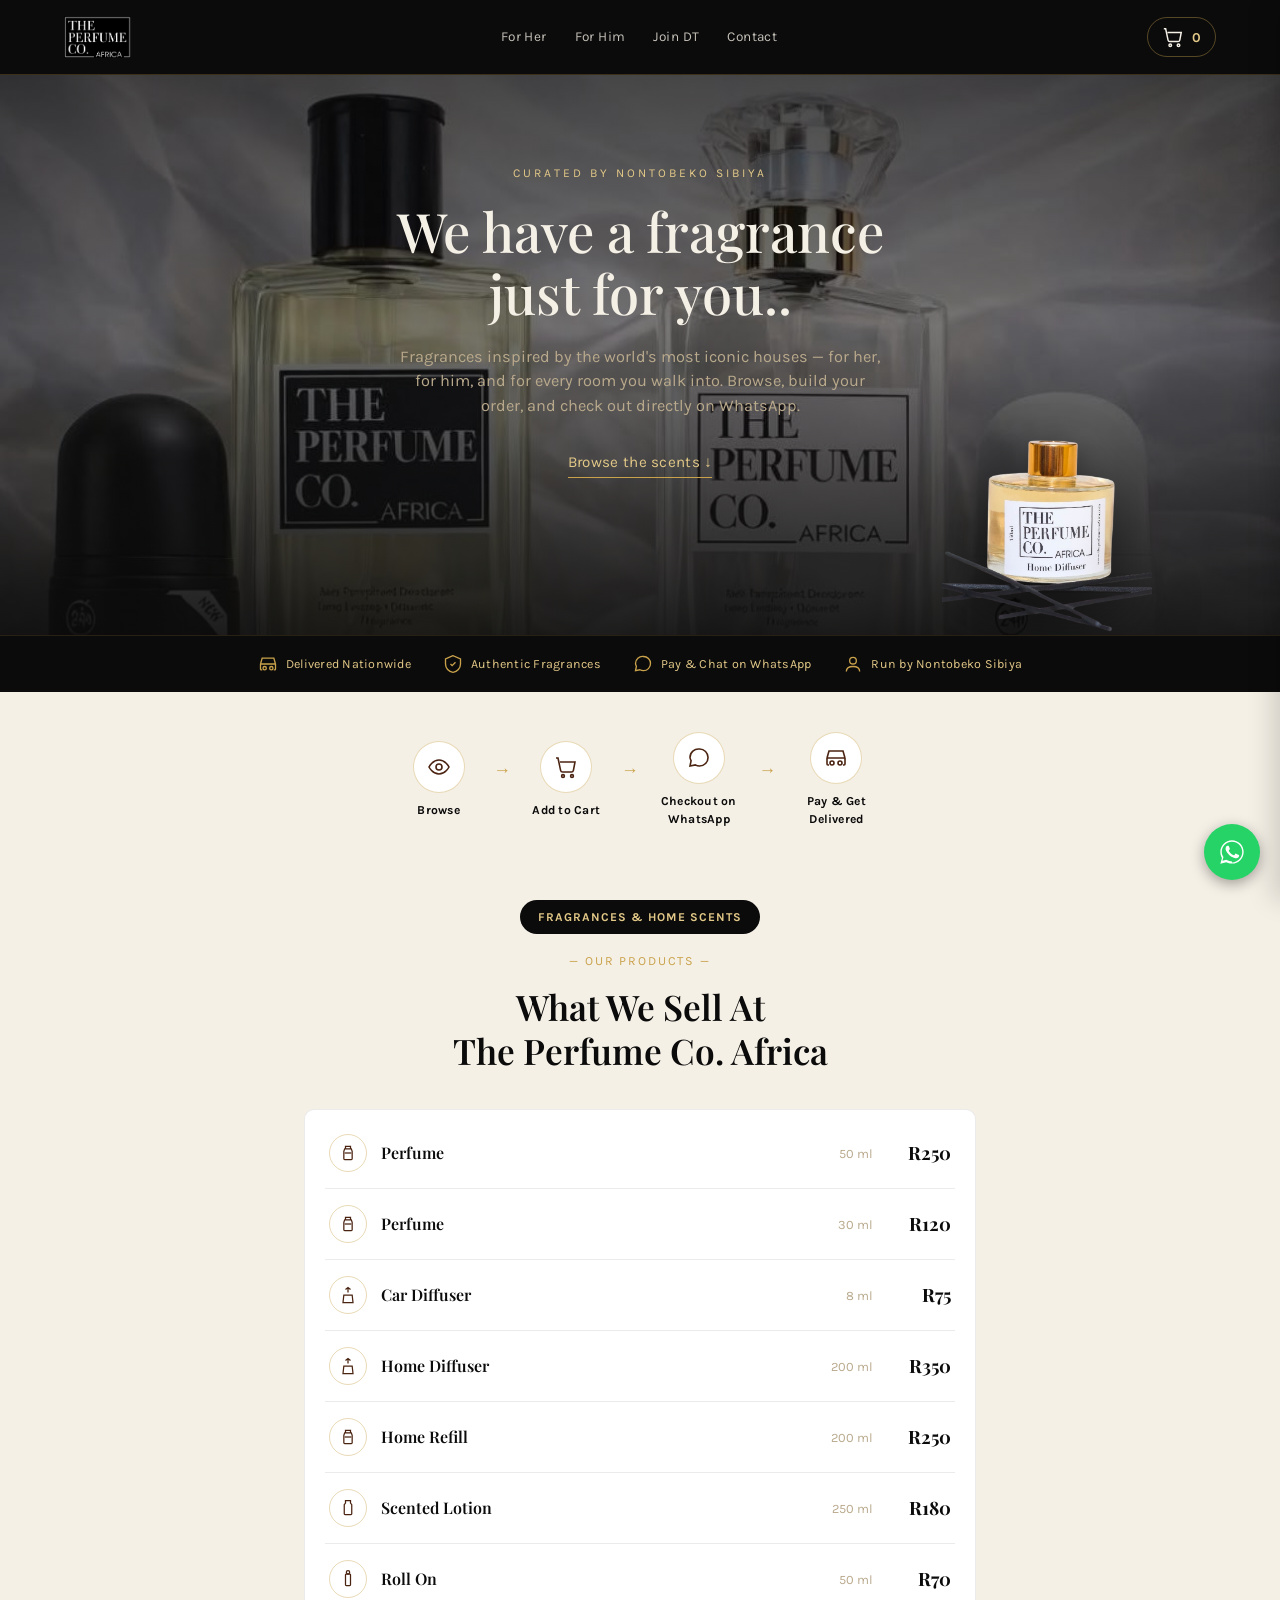
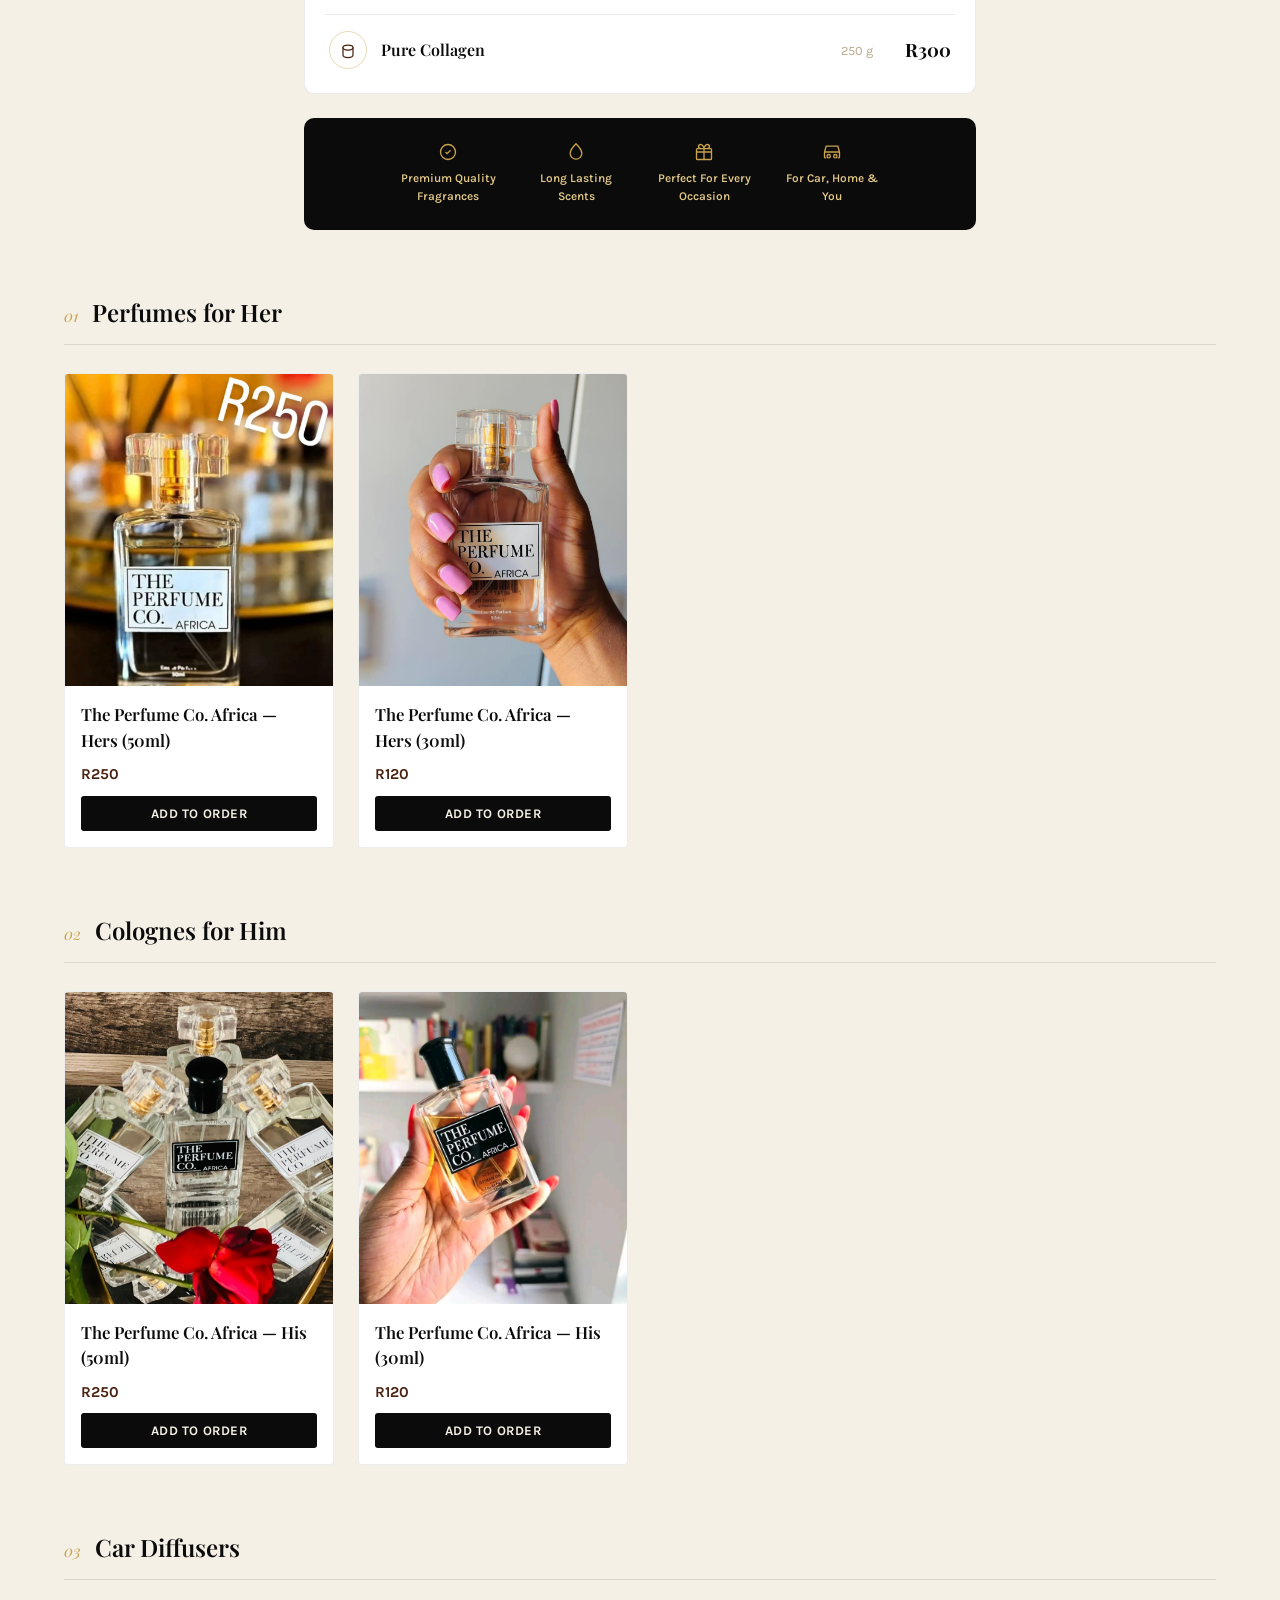
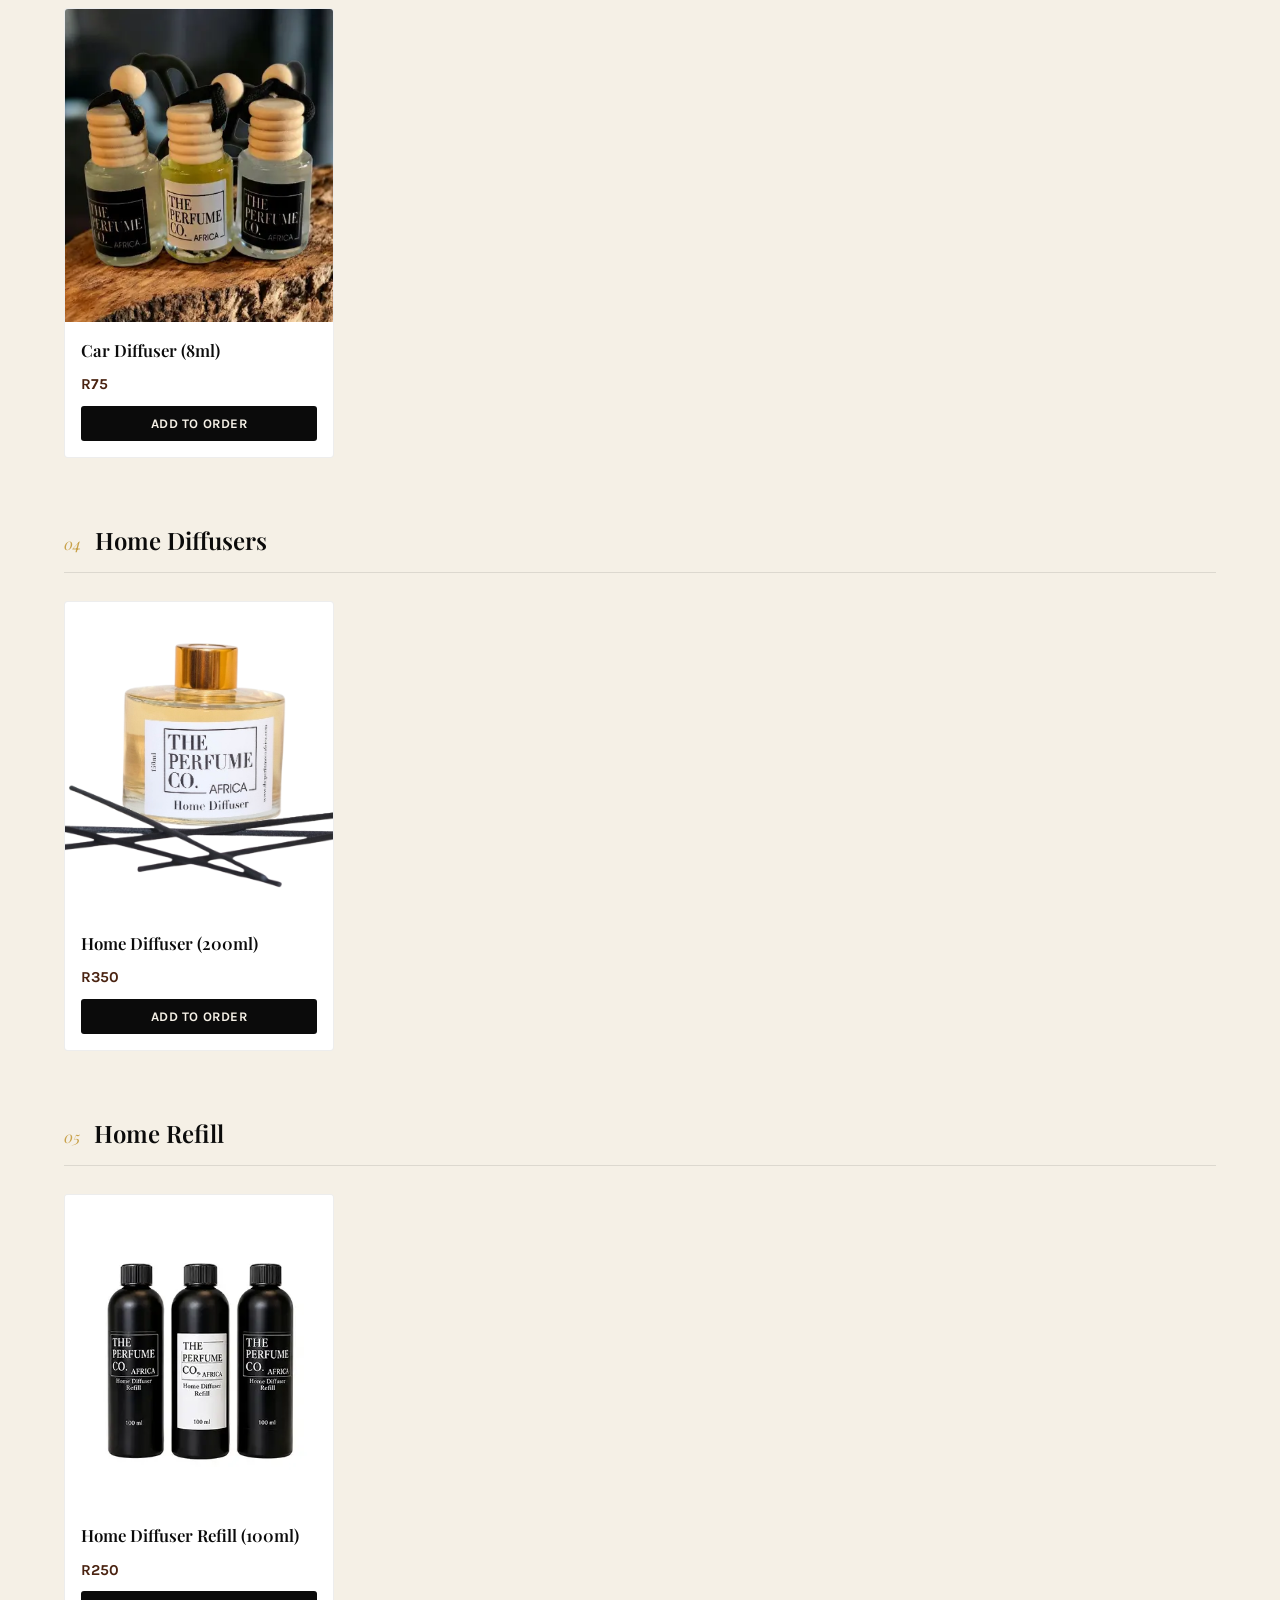
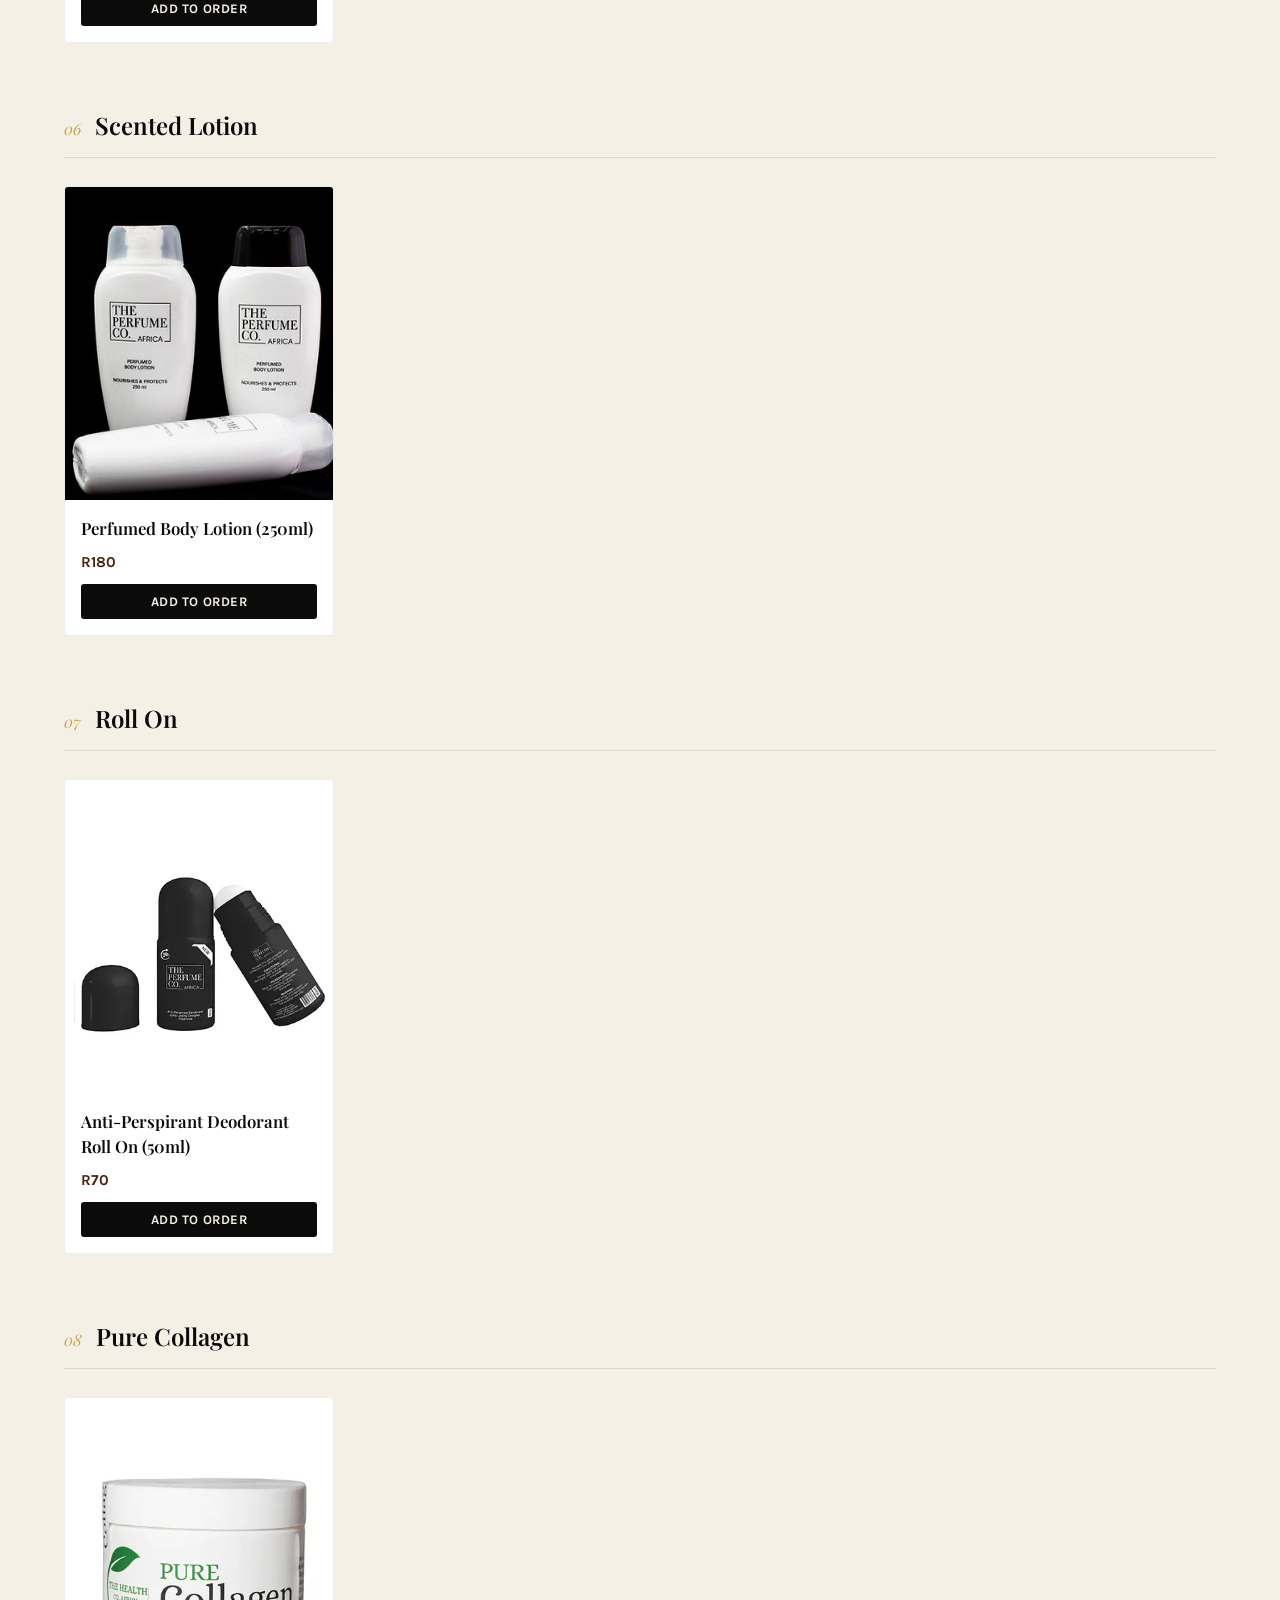
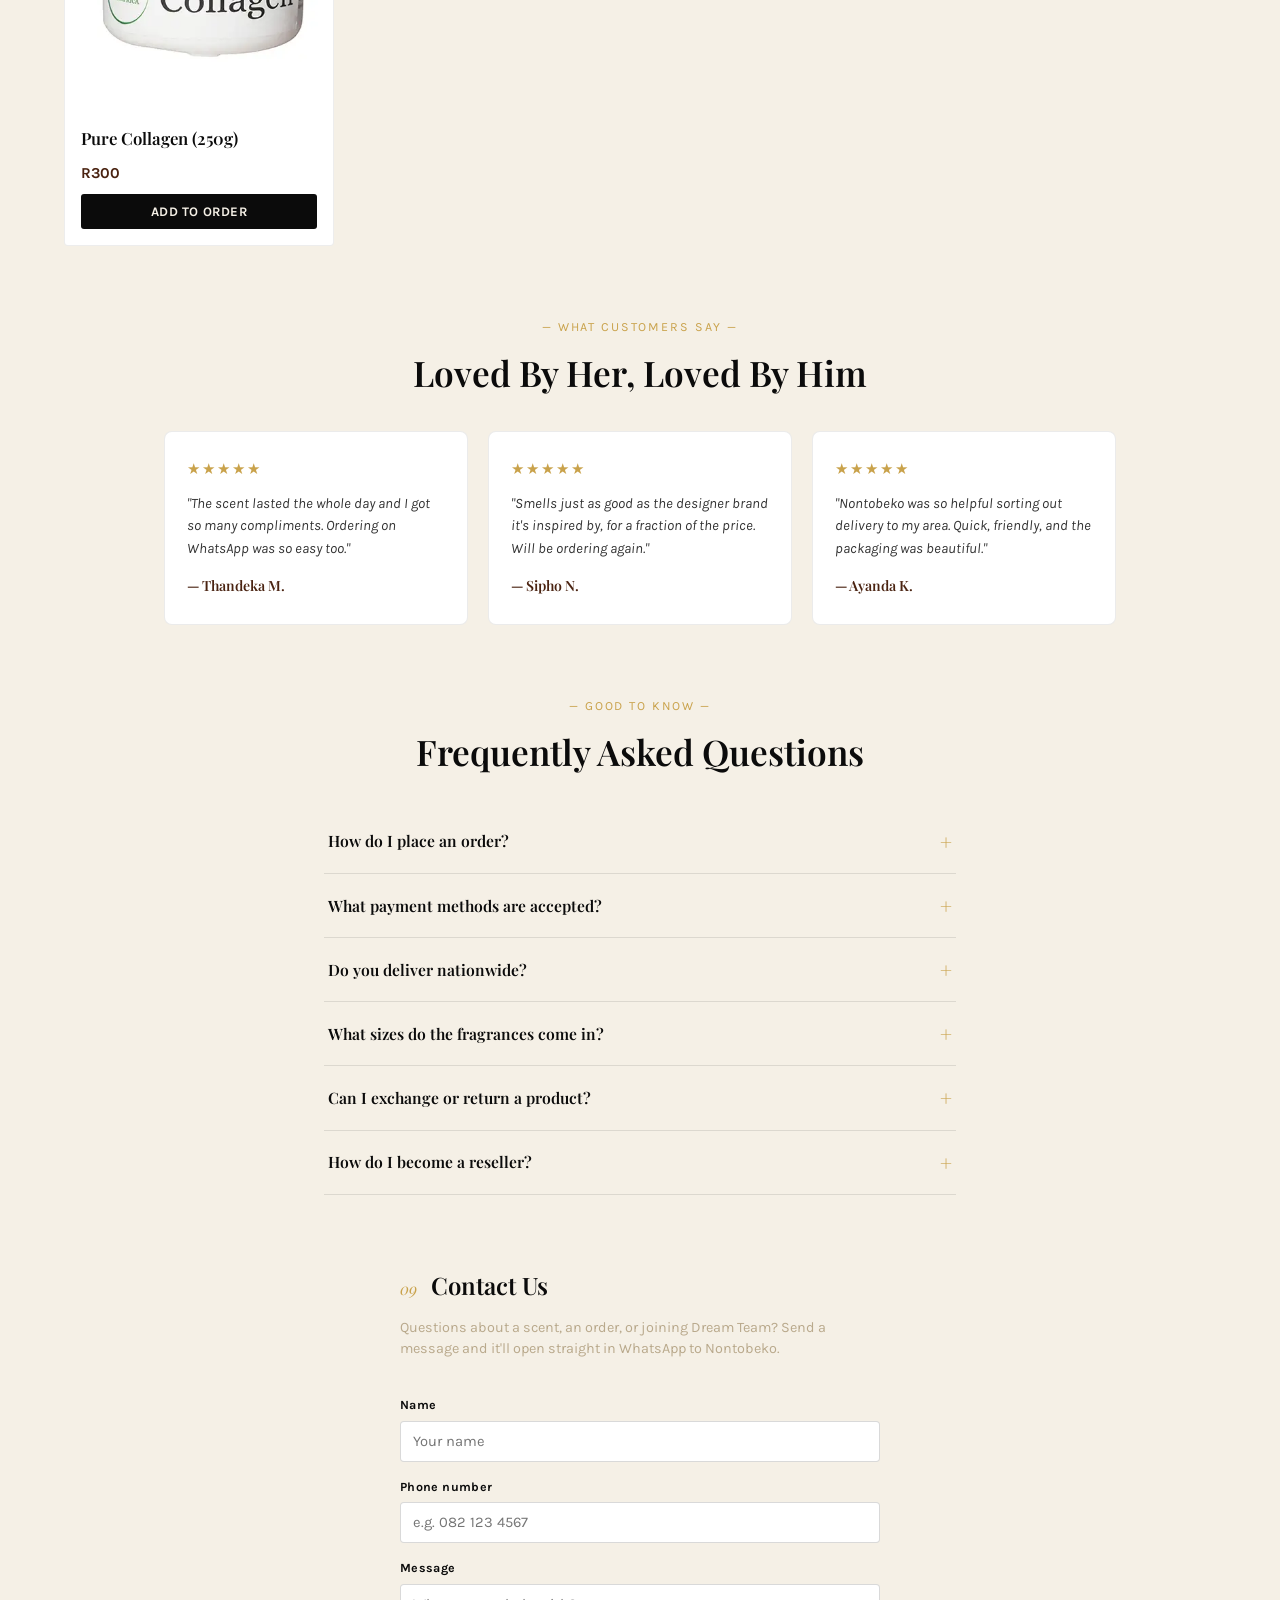
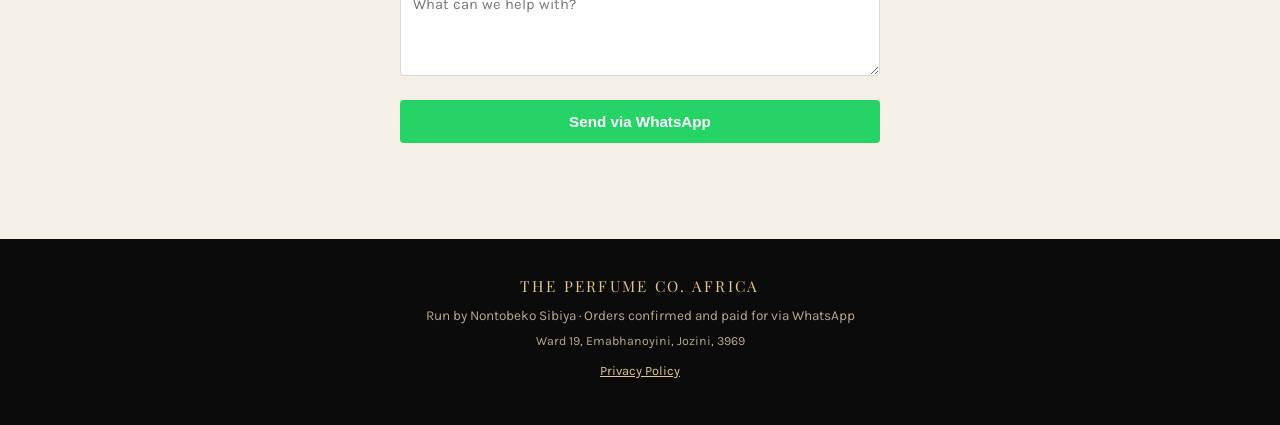
<file: index.html>
<!DOCTYPE html>
<html lang="en">
<head>
<meta charset="UTF-8">
<meta name="viewport" content="width=device-width, initial-scale=1.0">
<title>The Perfume Co. Africa — His & Hers Fragrances</title>
<meta name="description" content="Shop His & Hers fragrances from The Perfume Co. Africa, run by Nontobeko Sibiya. Browse scents, build your order, and checkout directly on WhatsApp.">
<link rel="icon" type="image/png" href="favicon.ico">
<link rel="icon" type="image/png" sizes="32x32" href="assets/favicon-32.png">
<link rel="icon" type="image/png" sizes="16x16" href="assets/favicon-16.png">
<link rel="apple-touch-icon" sizes="180x180" href="assets/favicon-180.png">
<link rel="preconnect" href="https://fonts.googleapis.com">
<link href="https://fonts.googleapis.com/css2?family=Playfair+Display:ital,wght@0,500;0,600;1,500&family=Karla:wght@400;500;700&display=swap" rel="stylesheet">
<link rel="stylesheet" href="style.css">
</head>
<body>

<header class="site-header">
  <div class="header-inner">
    <button class="menu-btn" id="menuBtn" aria-label="Open menu">
      <svg width="22" height="22" viewBox="0 0 24 24" fill="none" stroke="currentColor" stroke-width="1.8"><path d="M3 6h18M3 12h18M3 18h18"/></svg>
    </button>
    <a href="#top" class="logo">
      <img src="assets/logo.png" alt="The Perfume Co. Africa" class="logo-img">
    </a>
    <nav class="cat-nav">
      <a href="#for-her">For Her</a>
      <a href="#for-him">For Him</a>
      <a href="join.html">Join DT</a>
      <a href="#contact">Contact</a>
    </nav>
    <button class="cart-btn" id="cartBtn" aria-label="Open cart">
      <svg width="22" height="22" viewBox="0 0 24 24" fill="none" stroke="currentColor" stroke-width="1.6"><circle cx="9" cy="21" r="1.4"/><circle cx="18" cy="21" r="1.4"/><path d="M2 3h2l2.6 12.4a2 2 0 0 0 2 1.6h8.8a2 2 0 0 0 2-1.6L21 7H6"/></svg>
      <span id="cartCount">0</span>
    </button>
  </div>
  <nav class="mobile-nav" id="mobileNav">
    <a href="#top">Home</a>
    <a href="#for-her">For Her</a>
    <a href="#for-him">For Him</a>
    <a href="join.html">Join DT</a>
    <a href="#contact">Contact</a>
  </nav>
</header>

<section class="hero" id="top">
  <div class="hero-bg-slides" id="heroSlides">
    <div class="hero-slide active" style="background-image:url('assets/hero-bg-01.jpg')"></div>
    <div class="hero-slide" style="background-image:url('assets/hero-bg-02.jpg')"></div>
  </div>
  <div class="hero-overlay"></div>

  <div class="hero-content">
    <p class="hero-eyebrow">Curated by Nontobeko Sibiya</p>
    <h1>We have a fragrance<br><span id="heroRotating">just for you..</span></h1>
    <p class="hero-copy">Fragrances inspired by the world's most iconic houses — for her, for him, and for every room you walk into. Browse, build your order, and check out directly on WhatsApp.</p>
    <a href="#products" class="hero-cta">Browse the scents ↓</a>
  </div>

  <img src="assets/home-diffuser.png" alt="The Perfume Co. Africa Home Diffuser" class="hero-bottle">
</section>

<div class="trust-strip">
  <div class="trust-item">
    <svg width="20" height="20" viewBox="0 0 24 24" fill="none" stroke="currentColor" stroke-width="1.6"><path d="M3 12l2-7h14l2 7M3 12v6a1 1 0 0 0 1 1h1M3 12h18M21 12v6a1 1 0 0 1-1 1h-1M8 19a2 2 0 1 0 0-4 2 2 0 0 0 0 4Zm8 0a2 2 0 1 0 0-4 2 2 0 0 0 0 4Z"/></svg>
    <span>Delivered Nationwide</span>
  </div>
  <div class="trust-item">
    <svg width="20" height="20" viewBox="0 0 24 24" fill="none" stroke="currentColor" stroke-width="1.6"><path d="M12 2 3 6v6c0 5 3.8 9.4 9 10 5.2-.6 9-5 9-10V6l-9-4Z"/><path d="m9 12 2 2 4-4"/></svg>
    <span>Authentic Fragrances</span>
  </div>
  <div class="trust-item">
    <svg width="20" height="20" viewBox="0 0 24 24" fill="none" stroke="currentColor" stroke-width="1.6"><path d="M21 11.5a8.38 8.38 0 0 1-8.5 8.5 8.5 8.5 0 0 1-4.2-1.1L3 20l1.1-5.3A8.38 8.38 0 0 1 3 11.5 8.5 8.5 0 0 1 12.5 3 8.38 8.38 0 0 1 21 11.5Z"/></svg>
    <span>Pay & Chat on WhatsApp</span>
  </div>
  <div class="trust-item">
    <svg width="20" height="20" viewBox="0 0 24 24" fill="none" stroke="currentColor" stroke-width="1.6"><circle cx="12" cy="8" r="4"/><path d="M4 21c0-4 3.6-6 8-6s8 2 8 6"/></svg>
    <span>Run by Nontobeko Sibiya</span>
  </div>
</div>

<main>

  <section class="how-it-works" id="how-it-works">
    <div class="how-step">
      <span class="how-icon">
        <svg width="24" height="24" viewBox="0 0 24 24" fill="none" stroke="currentColor" stroke-width="1.6"><path d="M2 12s3.5-7 10-7 10 7 10 7-3.5 7-10 7-10-7-10-7Z"/><circle cx="12" cy="12" r="3"/></svg>
      </span>
      <span class="how-label">Browse</span>
    </div>
    <span class="how-arrow">→</span>
    <div class="how-step">
      <span class="how-icon">
        <svg width="24" height="24" viewBox="0 0 24 24" fill="none" stroke="currentColor" stroke-width="1.6"><circle cx="9" cy="21" r="1.4"/><circle cx="18" cy="21" r="1.4"/><path d="M2 3h2l2.6 12.4a2 2 0 0 0 2 1.6h8.8a2 2 0 0 0 2-1.6L21 7H6"/></svg>
      </span>
      <span class="how-label">Add to Cart</span>
    </div>
    <span class="how-arrow">→</span>
    <div class="how-step">
      <span class="how-icon">
        <svg width="24" height="24" viewBox="0 0 24 24" fill="none" stroke="currentColor" stroke-width="1.6"><path d="M21 11.5a8.38 8.38 0 0 1-8.5 8.5 8.5 8.5 0 0 1-4.2-1.1L3 20l1.1-5.3A8.38 8.38 0 0 1 3 11.5 8.5 8.5 0 0 1 12.5 3 8.38 8.38 0 0 1 21 11.5Z"/></svg>
      </span>
      <span class="how-label">Checkout on WhatsApp</span>
    </div>
    <span class="how-arrow">→</span>
    <div class="how-step">
      <span class="how-icon">
        <svg width="24" height="24" viewBox="0 0 24 24" fill="none" stroke="currentColor" stroke-width="1.6"><path d="M3 12l2-7h14l2 7M3 12v6a1 1 0 0 0 1 1h1M3 12h18M21 12v6a1 1 0 0 1-1 1h-1M8 19a2 2 0 1 0 0-4 2 2 0 0 0 0 4Zm8 0a2 2 0 1 0 0-4 2 2 0 0 0 0 4Z"/></svg>
      </span>
      <span class="how-label">Pay & Get Delivered</span>
    </div>
  </section>

  <section class="products-overview" id="products">
    <span class="pricelist-badge">Fragrances & Home Scents</span>
    <p class="overview-eyebrow">— Our Products —</p>
    <h2 class="overview-title">What We Sell At<br>The Perfume Co. Africa</h2>

    <div class="pricelist-card">
      <a href="#for-her" class="pricelist-row">
        <span class="pricelist-icon"><svg width="20" height="20" viewBox="0 0 24 24" fill="none" stroke="currentColor" stroke-width="1.5"><path d="M9 7V4h6v3M8 7h8l1 3v9a1 1 0 0 1-1 1H8a1 1 0 0 1-1-1v-9l1-3Z"/><path d="M8 12h8"/></svg></span>
        <span class="pricelist-name">Perfume</span>
        <span class="pricelist-size">50 ml</span>
        <span class="pricelist-price">R250</span>
      </a>
      <a href="#for-her" class="pricelist-row">
        <span class="pricelist-icon"><svg width="20" height="20" viewBox="0 0 24 24" fill="none" stroke="currentColor" stroke-width="1.5"><path d="M9 7V4h6v3M8 7h8l1 3v9a1 1 0 0 1-1 1H8a1 1 0 0 1-1-1v-9l1-3Z"/><path d="M8 12h8"/></svg></span>
        <span class="pricelist-name">Perfume</span>
        <span class="pricelist-size">30 ml</span>
        <span class="pricelist-price">R120</span>
      </a>
      <a href="#car-diffusers" class="pricelist-row">
        <span class="pricelist-icon"><svg width="20" height="20" viewBox="0 0 24 24" fill="none" stroke="currentColor" stroke-width="1.5"><path d="M12 3v6M9 5.5 12 3l3 2.5M6 21h12l-1-9H7l-1 9Z"/></svg></span>
        <span class="pricelist-name">Car Diffuser</span>
        <span class="pricelist-size">8 ml</span>
        <span class="pricelist-price">R75</span>
      </a>
      <a href="#home-diffusers" class="pricelist-row">
        <span class="pricelist-icon"><svg width="20" height="20" viewBox="0 0 24 24" fill="none" stroke="currentColor" stroke-width="1.5"><path d="M12 3v6M9 5.5 12 3l3 2.5M6 21h12l-1-9H7l-1 9Z"/></svg></span>
        <span class="pricelist-name">Home Diffuser</span>
        <span class="pricelist-size">200 ml</span>
        <span class="pricelist-price">R350</span>
      </a>
      <a href="#home-refill" class="pricelist-row">
        <span class="pricelist-icon"><svg width="20" height="20" viewBox="0 0 24 24" fill="none" stroke="currentColor" stroke-width="1.5"><path d="M9 7V4h6v3M8 7h8l1 3v9a1 1 0 0 1-1 1H8a1 1 0 0 1-1-1v-9l1-3Z"/><path d="M8 12h8"/></svg></span>
        <span class="pricelist-name">Home Refill</span>
        <span class="pricelist-size">200 ml</span>
        <span class="pricelist-price">R250</span>
      </a>
      <a href="#scented-lotion" class="pricelist-row">
        <span class="pricelist-icon"><svg width="20" height="20" viewBox="0 0 24 24" fill="none" stroke="currentColor" stroke-width="1.5"><path d="M9 3h6v3l1.5 2v11a1 1 0 0 1-1 1h-7a1 1 0 0 1-1-1V8L9 6V3Z"/></svg></span>
        <span class="pricelist-name">Scented Lotion</span>
        <span class="pricelist-size">250 ml</span>
        <span class="pricelist-price">R180</span>
      </a>
      <a href="#roll-on" class="pricelist-row">
        <span class="pricelist-icon"><svg width="20" height="20" viewBox="0 0 24 24" fill="none" stroke="currentColor" stroke-width="1.5"><rect x="9" y="6" width="6" height="14" rx="1"/><circle cx="12" cy="4" r="2"/></svg></span>
        <span class="pricelist-name">Roll On</span>
        <span class="pricelist-size">50 ml</span>
        <span class="pricelist-price">R70</span>
      </a>
      <a href="#pure-collagen" class="pricelist-row">
        <span class="pricelist-icon"><svg width="20" height="20" viewBox="0 0 24 24" fill="none" stroke="currentColor" stroke-width="1.5"><path d="M6 9c0-1.5 2.5-3 6-3s6 1.5 6 3v9c0 1.5-2.5 3-6 3s-6-1.5-6-3V9Z"/><path d="M6 9c0 1.5 2.5 3 6 3s6-1.5 6-3"/></svg></span>
        <span class="pricelist-name">Pure Collagen</span>
        <span class="pricelist-size">250 g</span>
        <span class="pricelist-price">R300</span>
      </a>
    </div>

    <div class="pricelist-badges">
      <div class="pricelist-badge-item">
        <svg width="20" height="20" viewBox="0 0 24 24" fill="none" stroke="currentColor" stroke-width="1.6"><path d="M9 12l2 2 4-4"/><circle cx="12" cy="12" r="9"/></svg>
        <span>Premium Quality Fragrances</span>
      </div>
      <div class="pricelist-badge-item">
        <svg width="20" height="20" viewBox="0 0 24 24" fill="none" stroke="currentColor" stroke-width="1.6"><path d="M12 2C8 6 5 9.5 5 13.5A7 7 0 0 0 19 13.5C19 9.5 16 6 12 2Z"/></svg>
        <span>Long Lasting Scents</span>
      </div>
      <div class="pricelist-badge-item">
        <svg width="20" height="20" viewBox="0 0 24 24" fill="none" stroke="currentColor" stroke-width="1.6"><rect x="3" y="8" width="18" height="13" rx="1"/><path d="M3 12h18M12 8v13M8 8a2.5 2.5 0 0 1 0-5c2 0 4 3 4 5M16 8a2.5 2.5 0 0 0 0-5c-2 0-4 3-4 5"/></svg>
        <span>Perfect For Every Occasion</span>
      </div>
      <div class="pricelist-badge-item">
        <svg width="20" height="20" viewBox="0 0 24 24" fill="none" stroke="currentColor" stroke-width="1.6"><path d="M3 12l2-7h14l2 7M3 12v6a1 1 0 0 0 1 1h1M3 12h18M21 12v6a1 1 0 0 1-1 1h-1M8 19a2 2 0 1 0 0-4 2 2 0 0 0 0 4Zm8 0a2 2 0 1 0 0-4 2 2 0 0 0 0 4Z"/></svg>
        <span>For Car, Home & You</span>
      </div>
    </div>
  </section>

  <section class="category" id="for-her">
    <div class="category-head">
      <span class="category-index">01</span>
      <h2>Perfumes for Her</h2>
    </div>
    <div class="product-grid" data-category="Perfumes for Her"></div>
  </section>

  <section class="category" id="for-him">
    <div class="category-head">
      <span class="category-index">02</span>
      <h2>Colognes for Him</h2>
    </div>
    <div class="product-grid" data-category="Colognes for Him"></div>
  </section>

  <section class="category" id="car-diffusers">
    <div class="category-head">
      <span class="category-index">03</span>
      <h2>Car Diffusers</h2>
    </div>
    <div class="product-grid" data-category="Car Diffusers"></div>
  </section>

  <section class="category" id="home-diffusers">
    <div class="category-head">
      <span class="category-index">04</span>
      <h2>Home Diffusers</h2>
    </div>
    <div class="product-grid" data-category="Home Diffusers"></div>
  </section>

  <section class="category" id="home-refill">
    <div class="category-head">
      <span class="category-index">05</span>
      <h2>Home Refill</h2>
    </div>
    <div class="product-grid" data-category="Home Refill"></div>
  </section>

  <section class="category" id="scented-lotion">
    <div class="category-head">
      <span class="category-index">06</span>
      <h2>Scented Lotion</h2>
    </div>
    <div class="product-grid" data-category="Scented Lotion"></div>
  </section>

  <section class="category" id="roll-on">
    <div class="category-head">
      <span class="category-index">07</span>
      <h2>Roll On</h2>
    </div>
    <div class="product-grid" data-category="Roll On"></div>
  </section>

  <section class="category" id="pure-collagen">
    <div class="category-head">
      <span class="category-index">08</span>
      <h2>Pure Collagen</h2>
    </div>
    <div class="product-grid" data-category="Pure Collagen"></div>
  </section>

  <section class="testimonials-section" id="testimonials">
    <p class="overview-eyebrow">— What Customers Say —</p>
    <h2 class="overview-title">Loved By Her, Loved By Him</h2>

    <div class="testimonial-grid">
      <div class="testimonial-card">
        <div class="stars">★★★★★</div>
        <p class="testimonial-quote">"The scent lasted the whole day and I got so many compliments. Ordering on WhatsApp was so easy too."</p>
        <span class="testimonial-name">— Thandeka M.</span>
      </div>
      <div class="testimonial-card">
        <div class="stars">★★★★★</div>
        <p class="testimonial-quote">"Smells just as good as the designer brand it's inspired by, for a fraction of the price. Will be ordering again."</p>
        <span class="testimonial-name">— Sipho N.</span>
      </div>
      <div class="testimonial-card">
        <div class="stars">★★★★★</div>
        <p class="testimonial-quote">"Nontobeko was so helpful sorting out delivery to my area. Quick, friendly, and the packaging was beautiful."</p>
        <span class="testimonial-name">— Ayanda K.</span>
      </div>
    </div>
  </section>

  <section class="faq-section" id="faq">
    <p class="overview-eyebrow">— Good To Know —</p>
    <h2 class="overview-title">Frequently Asked Questions</h2>

    <div class="faq-list">
      <details class="faq-item">
        <summary>How do I place an order?</summary>
        <p>Add whatever you'd like to your cart, then tap "Checkout on WhatsApp." Your order opens as a pre-filled message straight to Nontobeko, who'll confirm stock, payment, and delivery with you directly.</p>
      </details>

      <details class="faq-item">
        <summary>What payment methods are accepted?</summary>
        <p>Payment is arranged directly with Nontobeko over WhatsApp once your order is confirmed — usually EFT or cash on delivery/collection, depending on your location.</p>
      </details>

      <details class="faq-item">
        <summary>Do you deliver nationwide?</summary>
        <p>Yes. We're based in Jozini, KZN, and deliver across South Africa. Add your location at checkout and Nontobeko will confirm the delivery fee and timeframe with you on WhatsApp.</p>
      </details>

      <details class="faq-item">
        <summary>What sizes do the fragrances come in?</summary>
        <p>Every scent comes in 50ml (R250) and 30ml (R120), for both His and Hers ranges — same pricing either way. We also stock car and home diffusers, home refills, scented lotion, roll on, and pure collagen — see the full price list above.</p>
      </details>

      <details class="faq-item">
        <summary>Can I exchange or return a product?</summary>
        <p>If there's an issue with your order, message Nontobeko on WhatsApp as soon as it arrives so it can be sorted out quickly.</p>
      </details>

      <details class="faq-item">
        <summary>How do I become a reseller?</summary>
        <p>Visit the <a href="join.html">Join Dream Team</a> page for stock pricing, fees, and benefits, then book a one-on-one session with Nontobeko to get started.</p>
      </details>
    </div>
  </section>

  <section class="contact-section" id="contact">
    <div class="contact-inner">
      <div class="contact-head">
        <span class="category-index">09</span>
        <h2>Contact Us</h2>
      </div>
      <p class="contact-copy">Questions about a scent, an order, or joining Dream Team? Send a message and it'll open straight in WhatsApp to Nontobeko.</p>

      <form id="contactForm" class="contact-form">
        <label for="contactName">Name</label>
        <input type="text" id="contactName" name="name" required placeholder="Your name">

        <label for="contactPhone">Phone number</label>
        <input type="tel" id="contactPhone" name="phone" required placeholder="e.g. 082 123 4567">

        <label for="contactMessage">Message</label>
        <textarea id="contactMessage" name="message" rows="4" required placeholder="What can we help with?"></textarea>

        <button type="submit" class="checkout-btn">Send via WhatsApp</button>
      </form>
    </div>
  </section>

</main>

<footer class="site-footer">
  <p class="footer-brand">THE PERFUME CO. AFRICA</p>
  <p>Run by Nontobeko Sibiya · Orders confirmed and paid for via WhatsApp</p>
  <p class="footer-address">Ward 19, Emabhanoyini, Jozini, 3969</p>
  <p class="footer-links"><a href="privacy-policy.html">Privacy Policy</a></p>
</footer>

<!-- Cart Drawer -->
<div class="cart-overlay" id="cartOverlay"></div>
<aside class="cart-drawer" id="cartDrawer">
  <div class="cart-drawer-head">
    <h3>Your Order</h3>
    <button id="closeCart" aria-label="Close cart">&times;</button>
  </div>
  <div class="cart-items" id="cartItems">
    <p class="cart-empty">Your cart is empty. Add a scent to get started.</p>
  </div>
  <div class="cart-footer">
    <div class="cart-total-row">
      <span>Total</span>
      <span id="cartTotal">R0</span>
    </div>

    <div class="payment-options">
      <span class="payment-label">Payment Options</span>
      <label for="deliveryLocation">Your location</label>
      <input type="text" id="deliveryLocation" placeholder="e.g. suburb, town">
      <p class="payment-note">Payment and delivery fees are arranged directly with Nontobeko on WhatsApp based on your location.</p>
    </div>

    <button id="checkoutBtn" class="checkout-btn">Checkout on WhatsApp</button>
    <p class="cart-note">You'll message Nontobeko directly to confirm payment and delivery.</p>
  </div>
</aside>

<script src="products.js"></script>
<script src="script.js"></script>
<a href="https://wa.me/27790494266?text=Hi%20Nontobeko!%20I%20have%20a%20question%20about%20The%20Perfume%20Co.%20Africa." target="_blank" class="whatsapp-float" aria-label="Chat on WhatsApp">
  <svg width="28" height="28" viewBox="0 0 24 24" fill="currentColor"><path d="M17.5 14.4c-.3-.1-1.7-.9-2-1-.3-.1-.5-.1-.6.1-.2.3-.7 1-.9 1.2-.2.2-.3.2-.6.1-.3-.1-1.3-.5-2.4-1.5-.9-.8-1.5-1.8-1.7-2.1-.2-.3 0-.5.1-.6.1-.1.3-.3.4-.5.1-.1.2-.3.3-.5.1-.2 0-.4 0-.5 0-.1-.6-1.5-.8-2-.2-.5-.4-.5-.6-.5h-.5c-.2 0-.5.1-.7.3-.3.3-1 1-1 2.4s1 2.8 1.2 3c.1.2 2 3.1 4.9 4.3.7.3 1.2.5 1.6.6.7.2 1.3.2 1.8.1.5-.1 1.7-.7 1.9-1.3.2-.6.2-1.2.2-1.3-.1-.1-.3-.2-.6-.3z"/><path d="M12 2C6.5 2 2 6.5 2 12c0 1.9.5 3.6 1.4 5.1L2 22l5.1-1.3c1.4.8 3.1 1.2 4.9 1.2 5.5 0 10-4.5 10-10S17.5 2 12 2zm0 18.1c-1.6 0-3.1-.4-4.5-1.2l-.3-.2-3.4.9.9-3.3-.2-.3C3.7 14.7 3.2 13.4 3.2 12c0-4.8 3.9-8.8 8.8-8.8s8.8 3.9 8.8 8.8-3.9 8.9-8.8 8.9z"/></svg>
</a>

</body>
</html>
</file>
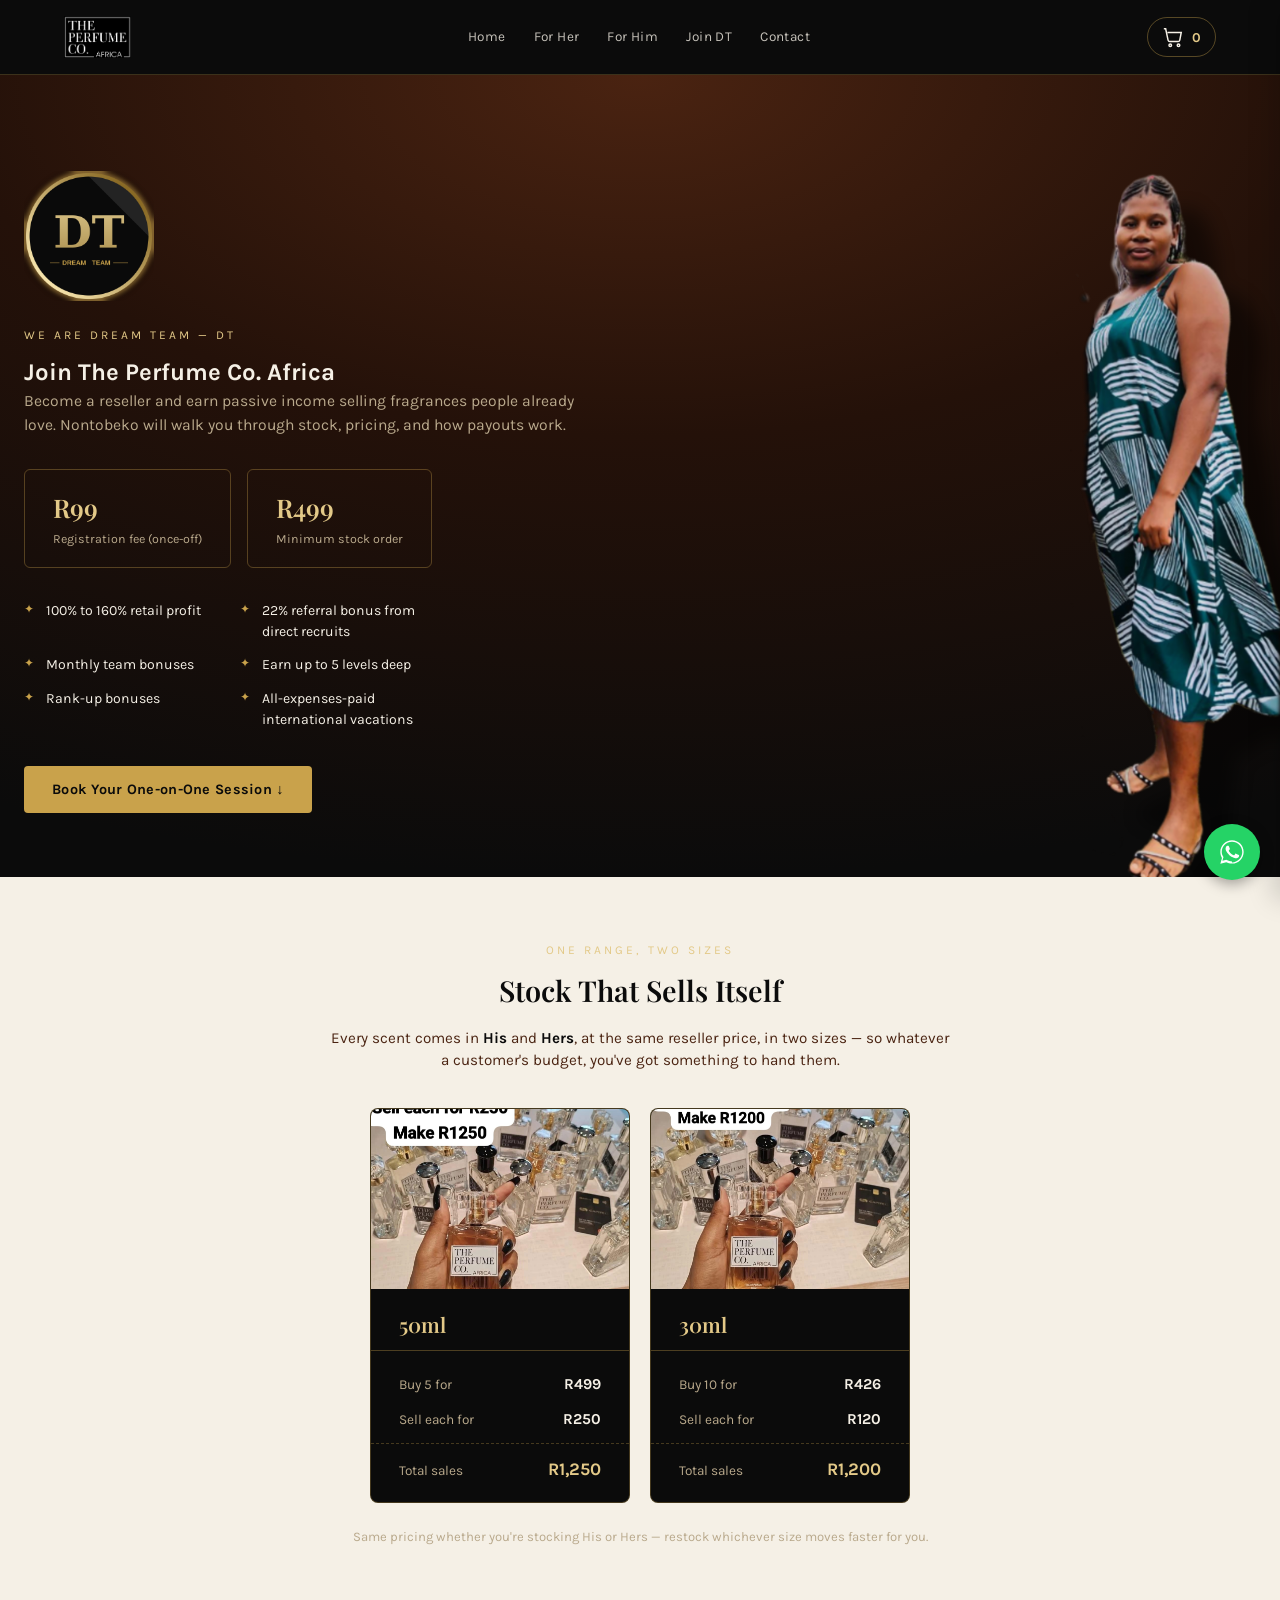
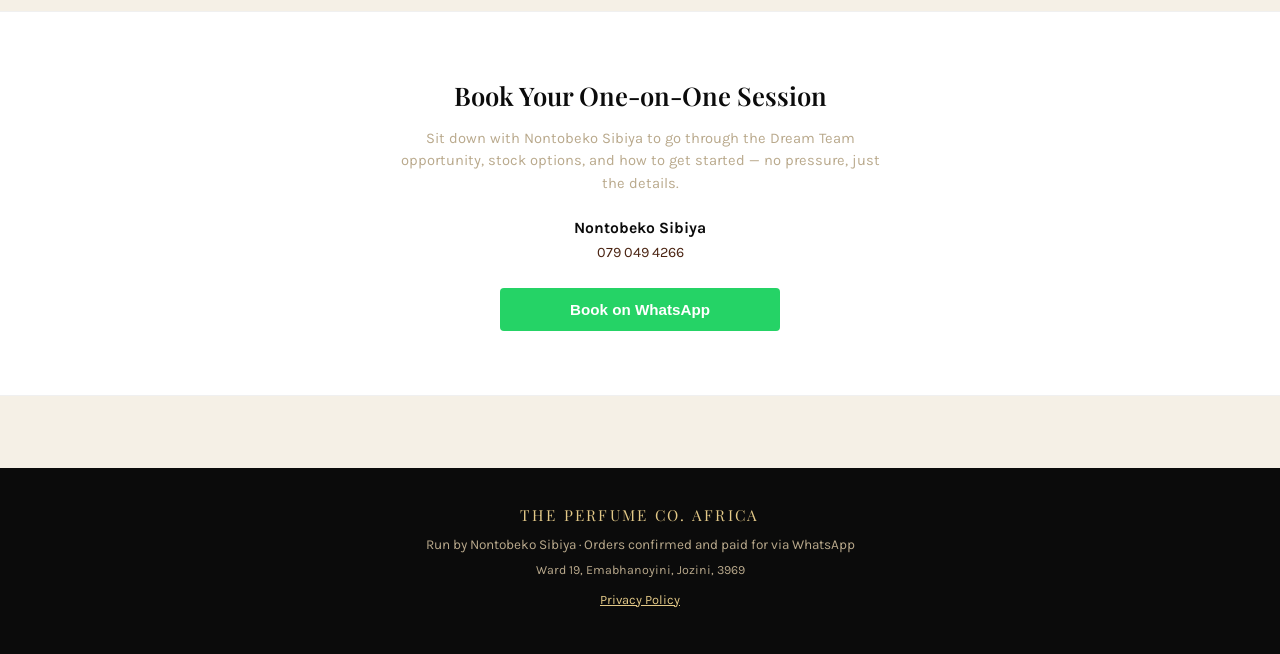
<file: join.html>
<!DOCTYPE html>
<html lang="en">
<head>
<meta charset="UTF-8">
<meta name="viewport" content="width=device-width, initial-scale=1.0">
<title>Join Dream Team — The Perfume Co. Africa</title>
<meta name="description" content="Become a Dream Team reseller with The Perfume Co. Africa. Earn passive income selling fragrances people already love — stock, pricing, and payouts explained.">
<link rel="icon" type="image/png" href="favicon.ico">
<link rel="icon" type="image/png" sizes="32x32" href="assets/favicon-32.png">
<link rel="icon" type="image/png" sizes="16x16" href="assets/favicon-16.png">
<link rel="apple-touch-icon" sizes="180x180" href="assets/favicon-180.png">
<link rel="preconnect" href="https://fonts.googleapis.com">
<link href="https://fonts.googleapis.com/css2?family=Playfair+Display:ital,wght@0,500;0,600;1,500&family=Karla:wght@400;500;700&display=swap" rel="stylesheet">
<link rel="stylesheet" href="style.css">
</head>
<body>

<header class="site-header">
  <div class="header-inner">
    <button class="menu-btn" id="menuBtn" aria-label="Open menu">
      <svg width="22" height="22" viewBox="0 0 24 24" fill="none" stroke="currentColor" stroke-width="1.8"><path d="M3 6h18M3 12h18M3 18h18"/></svg>
    </button>
    <a href="index.html" class="logo">
      <img src="assets/logo.png" alt="The Perfume Co. Africa" class="logo-img">
    </a>
    <nav class="cat-nav">
      <a href="index.html">Home</a>
      <a href="index.html#for-her">For Her</a>
      <a href="index.html#for-him">For Him</a>
      <a href="join.html">Join DT</a>
      <a href="index.html#contact">Contact</a>
    </nav>
    <button class="cart-btn" id="cartBtn" aria-label="Open cart">
      <svg width="22" height="22" viewBox="0 0 24 24" fill="none" stroke="currentColor" stroke-width="1.6"><circle cx="9" cy="21" r="1.4"/><circle cx="18" cy="21" r="1.4"/><path d="M2 3h2l2.6 12.4a2 2 0 0 0 2 1.6h8.8a2 2 0 0 0 2-1.6L21 7H6"/></svg>
      <span id="cartCount">0</span>
    </button>
  </div>
  <nav class="mobile-nav" id="mobileNav">
    <a href="index.html">Home</a>
    <a href="index.html#for-her">For Her</a>
    <a href="index.html#for-him">For Him</a>
    <a href="join.html">Join DT</a>
    <a href="index.html#contact">Contact</a>
  </nav>
</header>

<main>

  <section class="join-section join-hero" id="join">
    <img src="assets/join-diffuser.png" alt="Dream Team reseller" class="join-photo">
    <div class="join-inner">
      <img src="assets/dt-badge-v2.png" alt="Dream Team DT badge" class="dt-badge dt-badge-large">
      <p class="join-eyebrow">We are Dream Team — DT</p>
      <h1>Join The Perfume Co. Africa</h1>
      <p class="join-copy">Become a reseller and earn passive income selling fragrances people already love. Nontobeko will walk you through stock, pricing, and how payouts work.</p>

      <div class="join-fees">
        <div class="fee-card">
          <span class="fee-amount">R99</span>
          <span class="fee-label">Registration fee (once-off)</span>
        </div>
        <div class="fee-card">
          <span class="fee-amount">R499</span>
          <span class="fee-label">Minimum stock order</span>
        </div>
      </div>

      <ul class="benefits-list">
        <li>100% to 160% retail profit</li>
        <li>22% referral bonus from direct recruits</li>
        <li>Monthly team bonuses</li>
        <li>Earn up to 5 levels deep</li>
        <li>Rank-up bonuses</li>
        <li>All-expenses-paid international vacations</li>
      </ul>

      <a href="#book" class="join-cta">Book Your One-on-One Session ↓</a>
    </div>
  </section>

  <section class="stock-section" id="stock">
    <div class="stock-inner">
      <p class="join-eyebrow">One Range, Two Sizes</p>
      <h2>Stock That Sells Itself</h2>
      <p class="stock-copy">Every scent comes in <strong>His</strong> and <strong>Hers</strong>, at the same reseller price, in two sizes — so whatever a customer's budget, you've got something to hand them.</p>

      <div class="stock-cards">
        <div class="stock-card">
          <img src="assets/stock-50ml.jpg" alt="50ml The Perfume Co. Africa bottle" class="stock-photo">
          <span class="stock-size">50ml</span>
          <div class="stock-row"><span>Buy 5 for</span><b>R499</b></div>
          <div class="stock-row"><span>Sell each for</span><b>R250</b></div>
          <div class="stock-row highlight"><span>Total sales</span><b>R1,250</b></div>
        </div>

        <div class="stock-card">
          <img src="assets/stock-30ml.jpg" alt="30ml The Perfume Co. Africa bottle" class="stock-photo">
          <span class="stock-size">30ml</span>
          <div class="stock-row"><span>Buy 10 for</span><b>R426</b></div>
          <div class="stock-row"><span>Sell each for</span><b>R120</b></div>
          <div class="stock-row highlight"><span>Total sales</span><b>R1,200</b></div>
        </div>
      </div>

      <p class="stock-note">Same pricing whether you're stocking His or Hers — restock whichever size moves faster for you.</p>
    </div>
  </section>

  <section class="book-section" id="book">
    <div class="book-inner">
      <h2>Book Your One-on-One Session</h2>
      <p class="book-copy">Sit down with Nontobeko Sibiya to go through the Dream Team opportunity, stock options, and how to get started — no pressure, just the details.</p>
      <div class="book-contact">
        <span class="book-name">Nontobeko Sibiya</span>
        <span class="book-phone">079 049 4266</span>
      </div>
      <button id="bookSessionBtn" class="checkout-btn book-btn">Book on WhatsApp</button>
    </div>
  </section>

</main>

<footer class="site-footer">
  <p class="footer-brand">THE PERFUME CO. AFRICA</p>
  <p>Run by Nontobeko Sibiya · Orders confirmed and paid for via WhatsApp</p>
  <p class="footer-address">Ward 19, Emabhanoyini, Jozini, 3969</p>
  <p class="footer-links"><a href="privacy-policy.html">Privacy Policy</a></p>
</footer>

<!-- Cart Drawer -->
<div class="cart-overlay" id="cartOverlay"></div>
<aside class="cart-drawer" id="cartDrawer">
  <div class="cart-drawer-head">
    <h3>Your Order</h3>
    <button id="closeCart" aria-label="Close cart">&times;</button>
  </div>
  <div class="cart-items" id="cartItems">
    <p class="cart-empty">Your cart is empty. Add a scent to get started.</p>
  </div>
  <div class="cart-footer">
    <div class="cart-total-row">
      <span>Total</span>
      <span id="cartTotal">R0</span>
    </div>
    <button id="checkoutBtn" class="checkout-btn">Checkout on WhatsApp</button>
    <p class="cart-note">You'll message Nontobeko directly to confirm payment and delivery.</p>
  </div>
</aside>

<script src="products.js"></script>
<script src="script.js"></script>
<a href="https://wa.me/27790494266?text=Hi%20Nontobeko!%20I%20have%20a%20question%20about%20joining%20The%20Perfume%20Co.%20Africa%20Dream%20Team." target="_blank" class="whatsapp-float" aria-label="Chat on WhatsApp">
  <svg width="28" height="28" viewBox="0 0 24 24" fill="currentColor"><path d="M17.5 14.4c-.3-.1-1.7-.9-2-1-.3-.1-.5-.1-.6.1-.2.3-.7 1-.9 1.2-.2.2-.3.2-.6.1-.3-.1-1.3-.5-2.4-1.5-.9-.8-1.5-1.8-1.7-2.1-.2-.3 0-.5.1-.6.1-.1.3-.3.4-.5.1-.1.2-.3.3-.5.1-.2 0-.4 0-.5 0-.1-.6-1.5-.8-2-.2-.5-.4-.5-.6-.5h-.5c-.2 0-.5.1-.7.3-.3.3-1 1-1 2.4s1 2.8 1.2 3c.1.2 2 3.1 4.9 4.3.7.3 1.2.5 1.6.6.7.2 1.3.2 1.8.1.5-.1 1.7-.7 1.9-1.3.2-.6.2-1.2.2-1.3-.1-.1-.3-.2-.6-.3z"/><path d="M12 2C6.5 2 2 6.5 2 12c0 1.9.5 3.6 1.4 5.1L2 22l5.1-1.3c1.4.8 3.1 1.2 4.9 1.2 5.5 0 10-4.5 10-10S17.5 2 12 2zm0 18.1c-1.6 0-3.1-.4-4.5-1.2l-.3-.2-3.4.9.9-3.3-.2-.3C3.7 14.7 3.2 13.4 3.2 12c0-4.8 3.9-8.8 8.8-8.8s8.8 3.9 8.8 8.8-3.9 8.9-8.8 8.9z"/></svg>
</a>

</body>
</html>
</file>
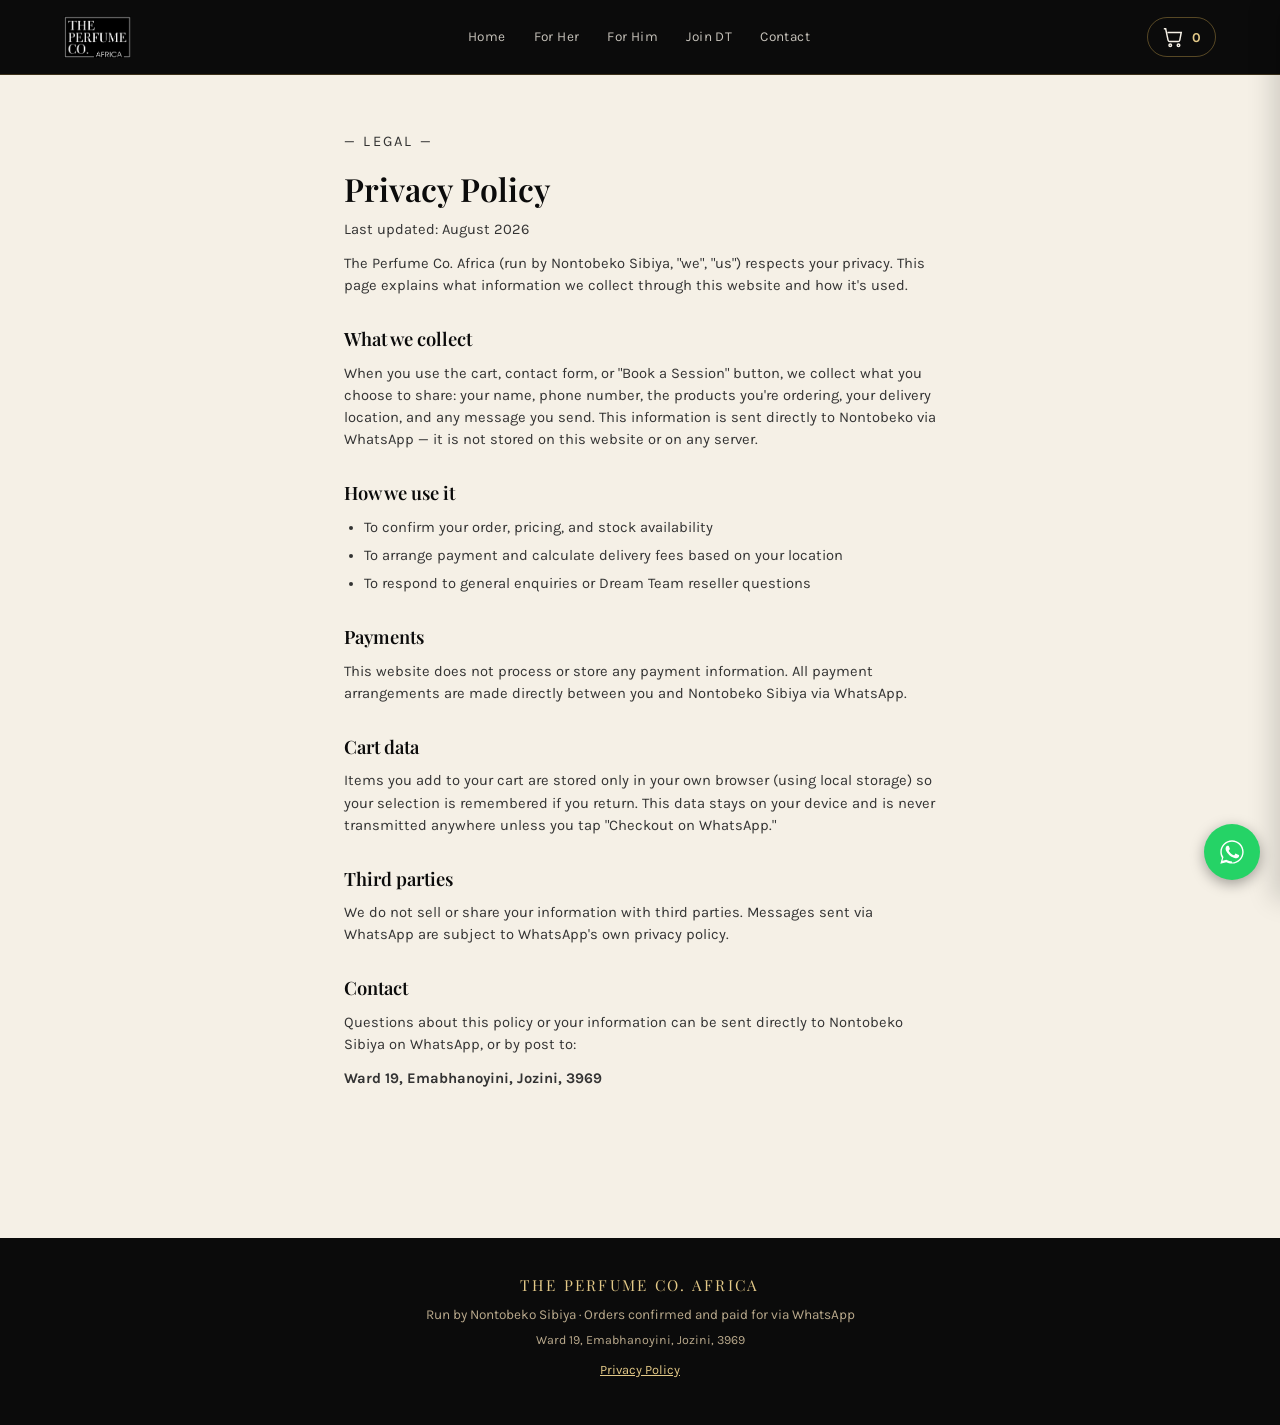
<file: privacy-policy.html>
<!DOCTYPE html>
<html lang="en">
<head>
<meta charset="UTF-8">
<meta name="viewport" content="width=device-width, initial-scale=1.0">
<title>Privacy Policy — The Perfume Co. Africa</title>
<meta name="description" content="How The Perfume Co. Africa collects and uses your information when you shop, contact us, or join Dream Team.">
<link rel="icon" type="image/png" href="favicon.ico">
<link rel="icon" type="image/png" sizes="32x32" href="assets/favicon-32.png">
<link rel="icon" type="image/png" sizes="16x16" href="assets/favicon-16.png">
<link rel="apple-touch-icon" sizes="180x180" href="assets/favicon-180.png">
<link rel="preconnect" href="https://fonts.googleapis.com">
<link href="https://fonts.googleapis.com/css2?family=Playfair+Display:ital,wght@0,500;0,600;1,500&family=Karla:wght@400;500;700&display=swap" rel="stylesheet">
<link rel="stylesheet" href="style.css">
</head>
<body>

<header class="site-header">
  <div class="header-inner">
    <button class="menu-btn" id="menuBtn" aria-label="Open menu">
      <svg width="22" height="22" viewBox="0 0 24 24" fill="none" stroke="currentColor" stroke-width="1.8"><path d="M3 6h18M3 12h18M3 18h18"/></svg>
    </button>
    <a href="index.html" class="logo">
      <img src="assets/logo.png" alt="The Perfume Co. Africa" class="logo-img">
    </a>
    <nav class="cat-nav">
      <a href="index.html">Home</a>
      <a href="index.html#for-her">For Her</a>
      <a href="index.html#for-him">For Him</a>
      <a href="join.html">Join DT</a>
      <a href="index.html#contact">Contact</a>
    </nav>
    <button class="cart-btn" id="cartBtn" aria-label="Open cart">
      <svg width="22" height="22" viewBox="0 0 24 24" fill="none" stroke="currentColor" stroke-width="1.6"><circle cx="9" cy="21" r="1.4"/><circle cx="18" cy="21" r="1.4"/><path d="M2 3h2l2.6 12.4a2 2 0 0 0 2 1.6h8.8a2 2 0 0 0 2-1.6L21 7H6"/></svg>
      <span id="cartCount">0</span>
    </button>
  </div>
  <nav class="mobile-nav" id="mobileNav">
    <a href="index.html">Home</a>
    <a href="index.html#for-her">For Her</a>
    <a href="index.html#for-him">For Him</a>
    <a href="join.html">Join DT</a>
    <a href="index.html#contact">Contact</a>
  </nav>
</header>

<main>
  <section class="legal-page">
    <div class="legal-inner">
      <p class="overview-eyebrow">— Legal —</p>
      <h1>Privacy Policy</h1>
      <p class="legal-updated">Last updated: August 2026</p>

      <p>The Perfume Co. Africa (run by Nontobeko Sibiya, "we", "us") respects your privacy. This page explains what information we collect through this website and how it's used.</p>

      <h2>What we collect</h2>
      <p>When you use the cart, contact form, or "Book a Session" button, we collect what you choose to share: your name, phone number, the products you're ordering, your delivery location, and any message you send. This information is sent directly to Nontobeko via WhatsApp — it is not stored on this website or on any server.</p>

      <h2>How we use it</h2>
      <ul class="legal-list">
        <li>To confirm your order, pricing, and stock availability</li>
        <li>To arrange payment and calculate delivery fees based on your location</li>
        <li>To respond to general enquiries or Dream Team reseller questions</li>
      </ul>

      <h2>Payments</h2>
      <p>This website does not process or store any payment information. All payment arrangements are made directly between you and Nontobeko Sibiya via WhatsApp.</p>

      <h2>Cart data</h2>
      <p>Items you add to your cart are stored only in your own browser (using local storage) so your selection is remembered if you return. This data stays on your device and is never transmitted anywhere unless you tap "Checkout on WhatsApp."</p>

      <h2>Third parties</h2>
      <p>We do not sell or share your information with third parties. Messages sent via WhatsApp are subject to WhatsApp's own privacy policy.</p>

      <h2>Contact</h2>
      <p>Questions about this policy or your information can be sent directly to Nontobeko Sibiya on WhatsApp, or by post to:</p>
      <p class="legal-address">Ward 19, Emabhanoyini, Jozini, 3969</p>
    </div>
  </section>
</main>

<footer class="site-footer">
  <p class="footer-brand">THE PERFUME CO. AFRICA</p>
  <p>Run by Nontobeko Sibiya · Orders confirmed and paid for via WhatsApp</p>
  <p class="footer-address">Ward 19, Emabhanoyini, Jozini, 3969</p>
  <p class="footer-links"><a href="privacy-policy.html">Privacy Policy</a></p>
</footer>

<!-- Cart Drawer -->
<div class="cart-overlay" id="cartOverlay"></div>
<aside class="cart-drawer" id="cartDrawer">
  <div class="cart-drawer-head">
    <h3>Your Order</h3>
    <button id="closeCart" aria-label="Close cart">&times;</button>
  </div>
  <div class="cart-items" id="cartItems">
    <p class="cart-empty">Your cart is empty. Add a scent to get started.</p>
  </div>
  <div class="cart-footer">
    <div class="cart-total-row">
      <span>Total</span>
      <span id="cartTotal">R0</span>
    </div>

    <div class="payment-options">
      <span class="payment-label">Payment Options</span>
      <label for="deliveryLocation">Your location</label>
      <input type="text" id="deliveryLocation" placeholder="e.g. suburb, town">
      <p class="payment-note">Payment and delivery fees are arranged directly with Nontobeko on WhatsApp based on your location.</p>
    </div>

    <button id="checkoutBtn" class="checkout-btn">Checkout on WhatsApp</button>
    <p class="cart-note">You'll message Nontobeko directly to confirm payment and delivery.</p>
  </div>
</aside>

<script src="products.js"></script>
<script src="script.js"></script>
<a href="https://wa.me/27790494266?text=Hi%20Nontobeko!%20I%20have%20a%20question%20about%20The%20Perfume%20Co.%20Africa." target="_blank" class="whatsapp-float" aria-label="Chat on WhatsApp">
  <svg width="28" height="28" viewBox="0 0 24 24" fill="currentColor"><path d="M17.5 14.4c-.3-.1-1.7-.9-2-1-.3-.1-.5-.1-.6.1-.2.3-.7 1-.9 1.2-.2.2-.3.2-.6.1-.3-.1-1.3-.5-2.4-1.5-.9-.8-1.5-1.8-1.7-2.1-.2-.3 0-.5.1-.6.1-.1.3-.3.4-.5.1-.1.2-.3.3-.5.1-.2 0-.4 0-.5 0-.1-.6-1.5-.8-2-.2-.5-.4-.5-.6-.5h-.5c-.2 0-.5.1-.7.3-.3.3-1 1-1 2.4s1 2.8 1.2 3c.1.2 2 3.1 4.9 4.3.7.3 1.2.5 1.6.6.7.2 1.3.2 1.8.1.5-.1 1.7-.7 1.9-1.3.2-.6.2-1.2.2-1.3-.1-.1-.3-.2-.6-.3z"/><path d="M12 2C6.5 2 2 6.5 2 12c0 1.9.5 3.6 1.4 5.1L2 22l5.1-1.3c1.4.8 3.1 1.2 4.9 1.2 5.5 0 10-4.5 10-10S17.5 2 12 2zm0 18.1c-1.6 0-3.1-.4-4.5-1.2l-.3-.2-3.4.9.9-3.3-.2-.3C3.7 14.7 3.2 13.4 3.2 12c0-4.8 3.9-8.8 8.8-8.8s8.8 3.9 8.8 8.8-3.9 8.9-8.8 8.9z"/></svg>
</a>

</body>
</html>
</file>
<file: style.css>
:root {
  --black: #0b0b0b;
  --brown-deep: #241109;
  --brown-mid: #4a2311;
  --gold: #c9a24b;
  --gold-soft: #e3c988;
  --cream: #f5f0e6;
  --taupe: #b9a98c;
  --font-display: 'Playfair Display', serif;
  --font-body: 'Karla', sans-serif;
}

* { box-sizing: border-box; margin: 0; padding: 0; }

body {
  background: var(--cream);
  color: var(--black);
  font-family: var(--font-body);
  line-height: 1.5;
}

a { color: inherit; text-decoration: none; }

/* ---- Header ---- */
.site-header {
  position: sticky;
  top: 0;
  z-index: 40;
  background: var(--black);
  color: var(--cream);
  border-bottom: 1px solid rgba(201,162,75,0.25);
}
.header-inner {
  max-width: 1200px;
  margin: 0 auto;
  padding: 16px 24px;
  display: flex;
  align-items: center;
  justify-content: space-between;
  gap: 16px;
}
.logo { display: flex; align-items: center; }
.logo-img { height: 42px; width: auto; display: block; }
.cat-nav { display: none; gap: 28px; font-size: 0.85rem; letter-spacing: 0.03em; }
.cat-nav a { opacity: 0.8; transition: opacity 0.2s; }
.cat-nav a:hover { opacity: 1; color: var(--gold-soft); }
@media (min-width: 860px) { .cat-nav { display: flex; } }

.menu-btn {
  background: none;
  border: none;
  color: var(--cream);
  cursor: pointer;
  padding: 6px;
  display: flex;
}
@media (min-width: 860px) { .menu-btn { display: none; } }

.mobile-nav {
  display: flex;
  flex-direction: column;
  max-height: 0;
  overflow: hidden;
  transition: max-height 0.3s ease;
  background: var(--black);
  border-top: 1px solid rgba(201,162,75,0.15);
}
.mobile-nav.open { max-height: 300px; }
.mobile-nav a {
  padding: 14px 24px;
  border-bottom: 1px solid rgba(201,162,75,0.1);
  font-size: 0.92rem;
  color: var(--cream);
}
.mobile-nav a:hover { color: var(--gold-soft); }
@media (min-width: 860px) { .mobile-nav { display: none; } }

.cart-btn {
  background: none;
  border: 1px solid rgba(201,162,75,0.4);
  color: var(--cream);
  border-radius: 999px;
  padding: 8px 14px;
  display: flex;
  align-items: center;
  gap: 8px;
  cursor: pointer;
  font-family: var(--font-body);
  font-size: 0.85rem;
}
.cart-btn:hover { border-color: var(--gold); }
#cartCount { color: var(--gold-soft); font-weight: 700; }

/* ---- Hero ---- */
.hero {
  position: relative;
  color: var(--cream);
  padding: 72px 24px 140px;
  overflow: hidden;
  background: var(--black);
  min-height: 560px;
  display: flex;
  align-items: center;
}

.hero-bg-slides { position: absolute; inset: 0; }
.hero-slide {
  position: absolute; inset: 0;
  background-size: cover;
  background-position: center;
  opacity: 0;
  transition: opacity 1.2s ease;
}
.hero-slide.active { opacity: 1; }

.hero-overlay {
  position: absolute; inset: 0;
  background: linear-gradient(180deg, rgba(11,11,11,0.75) 0%, rgba(11,11,11,0.55) 45%, rgba(11,11,11,0.92) 100%);
}

.hero-content { position: relative; z-index: 2; max-width: 620px; margin: 0 auto; text-align: center; }
.hero-eyebrow {
  font-size: 0.75rem;
  letter-spacing: 0.25em;
  text-transform: uppercase;
  color: var(--gold-soft);
  margin-bottom: 18px;
}
.hero h1 {
  font-family: var(--font-display);
  font-weight: 500;
  font-size: clamp(2.2rem, 6vw, 3.4rem);
  line-height: 1.15;
  margin-bottom: 20px;
  min-height: 2.3em;
}
.hero h1 #heroRotating {
  display: inline-block;
  animation: heroTextFade 0.6s ease;
}
.hero-copy { color: var(--taupe); font-size: 1.02rem; max-width: 480px; margin: 0 auto 32px; }
.hero-cta {
  display: inline-block;
  border-bottom: 1px solid var(--gold);
  color: var(--gold-soft);
  padding-bottom: 3px;
  font-size: 0.95rem;
  letter-spacing: 0.02em;
}
.hero-cta:hover { color: var(--cream); border-color: var(--cream); }

.hero-bottle {
  position: absolute;
  z-index: 2;
  bottom: -18px;
  right: 6%;
  width: 160px;
  filter: drop-shadow(0 18px 24px rgba(0,0,0,0.5));
  animation: heroFloat 4.5s ease-in-out infinite;
}
@media (min-width: 640px) { .hero-bottle { width: 210px; right: 10%; } }

@keyframes heroFloat {
  0%, 100% { transform: translateY(0); }
  50% { transform: translateY(-16px); }
}
@keyframes heroTextFade {
  from { opacity: 0; transform: translateY(6px); }
  to { opacity: 1; transform: translateY(0); }
}
@media (prefers-reduced-motion: reduce) {
  .hero-bottle { animation: none; }
  .hero h1 #heroRotating { animation: none; }
}

/* ---- Trust Strip ---- */
.trust-strip {
  background: var(--black);
  border-top: 1px solid rgba(201,162,75,0.15);
  display: flex;
  flex-wrap: wrap;
  justify-content: center;
  gap: 14px 32px;
  padding: 18px 24px;
}
.trust-item {
  display: flex;
  align-items: center;
  gap: 8px;
  color: var(--gold-soft);
  font-size: 0.78rem;
  letter-spacing: 0.02em;
  white-space: nowrap;
}
.trust-item svg { flex-shrink: 0; color: var(--gold); }

/* ---- How It Works ---- */
.how-it-works {
  max-width: 900px;
  margin: 0 auto;
  padding: 40px 24px 8px;
  display: flex;
  flex-wrap: wrap;
  align-items: center;
  justify-content: center;
  gap: 12px 8px;
}
.how-step {
  display: flex;
  flex-direction: column;
  align-items: center;
  gap: 8px;
  min-width: 90px;
}
.how-icon {
  width: 52px;
  height: 52px;
  border-radius: 50%;
  border: 1px solid rgba(201,162,75,0.4);
  background: #fff;
  display: flex;
  align-items: center;
  justify-content: center;
  color: var(--brown-mid);
}
.how-label { font-size: 0.76rem; font-weight: 700; letter-spacing: 0.02em; text-align: center; color: var(--black); max-width: 100px; }
.how-arrow { color: var(--gold); font-size: 1.1rem; margin: 0 2px; align-self: center; margin-top: -20px; }
@media (max-width: 560px) { .how-arrow { display: none; } }

/* ---- Products Overview / Price List ---- */
.products-overview {
  max-width: 720px;
  margin: 0 auto;
  padding: 64px 24px 8px;
  text-align: center;
}
.pricelist-badge {
  display: inline-block;
  background: var(--black);
  color: var(--gold-soft);
  font-size: 0.75rem;
  font-weight: 700;
  letter-spacing: 0.08em;
  text-transform: uppercase;
  padding: 8px 18px;
  border-radius: 999px;
  margin-bottom: 18px;
}
.overview-eyebrow {
  font-size: 0.78rem;
  letter-spacing: 0.15em;
  text-transform: uppercase;
  color: var(--gold);
  margin-bottom: 14px;
}
.overview-title {
  font-family: var(--font-display);
  font-weight: 600;
  font-size: clamp(1.6rem, 4.5vw, 2.2rem);
  line-height: 1.25;
  margin-bottom: 36px;
}

.pricelist-card {
  background: #fff;
  border: 1px solid rgba(0,0,0,0.08);
  border-radius: 10px;
  padding: 8px 20px;
  text-align: left;
  margin-bottom: 24px;
}
.pricelist-row {
  display: flex;
  align-items: center;
  gap: 14px;
  padding: 16px 4px;
  border-bottom: 1px solid rgba(0,0,0,0.08);
  color: var(--black);
}
.pricelist-row:last-child { border-bottom: none; }
.pricelist-row:hover { background: #faf7f1; }
.pricelist-icon {
  flex-shrink: 0;
  width: 38px;
  height: 38px;
  border-radius: 50%;
  border: 1px solid rgba(201,162,75,0.4);
  display: flex;
  align-items: center;
  justify-content: center;
  color: var(--brown-mid);
}
.pricelist-name { font-family: var(--font-display); font-weight: 600; font-size: 1rem; flex: 1; }
.pricelist-size { font-size: 0.8rem; color: var(--taupe); flex-shrink: 0; }
.pricelist-price { font-family: var(--font-display); font-weight: 700; font-size: 1.15rem; color: var(--black); flex-shrink: 0; min-width: 64px; text-align: right; }

.pricelist-badges {
  background: var(--black);
  border-radius: 10px;
  padding: 24px 16px;
  display: flex;
  flex-wrap: wrap;
  justify-content: center;
  gap: 18px 28px;
}
.pricelist-badge-item {
  display: flex;
  flex-direction: column;
  align-items: center;
  gap: 8px;
  color: var(--gold-soft);
  font-size: 0.74rem;
  font-weight: 600;
  max-width: 100px;
  text-align: center;
}
.pricelist-badge-item svg { color: var(--gold); }

/* ---- FAQ ---- */
.faq-section { max-width: 680px; margin: 0 auto; padding: 64px 24px 8px; text-align: center; }
.faq-list { text-align: left; margin-top: 8px; }
.faq-item {
  border-bottom: 1px solid rgba(0,0,0,0.1);
  padding: 16px 4px;
}
.faq-item summary {
  cursor: pointer;
  font-family: var(--font-display);
  font-weight: 600;
  font-size: 0.98rem;
  list-style: none;
  display: flex;
  justify-content: space-between;
  align-items: center;
  gap: 12px;
}
.faq-item summary::-webkit-details-marker { display: none; }
.faq-item summary::after {
  content: "+";
  font-size: 1.3rem;
  color: var(--gold);
  flex-shrink: 0;
  transition: transform 0.2s;
}
.faq-item[open] summary::after { transform: rotate(45deg); }
.faq-item p { font-size: 0.88rem; color: var(--taupe); margin-top: 10px; line-height: 1.55; }
.faq-item p a { color: var(--brown-mid); text-decoration: underline; }

/* ---- Testimonials ---- */
.testimonials-section {
  max-width: 1000px;
  margin: 0 auto;
  padding: 64px 24px 8px;
  text-align: center;
}
.testimonial-grid {
  display: grid;
  grid-template-columns: 1fr;
  gap: 20px;
  margin-top: 8px;
}
@media (min-width: 760px) { .testimonial-grid { grid-template-columns: repeat(3, 1fr); } }

.testimonial-card {
  background: #fff;
  border: 1px solid rgba(0,0,0,0.08);
  border-radius: 8px;
  padding: 26px 22px;
  text-align: left;
}
.stars { color: var(--gold); font-size: 0.95rem; letter-spacing: 2px; margin-bottom: 12px; }
.testimonial-quote { font-size: 0.9rem; color: #333; line-height: 1.55; margin-bottom: 14px; font-style: italic; }
.testimonial-name { font-family: var(--font-display); font-weight: 600; font-size: 0.88rem; color: var(--brown-mid); }

/* ---- Category sections ---- */
.category { max-width: 1200px; margin: 0 auto; padding: 56px 24px 8px; scroll-margin-top: 80px; }
.category-head { display: flex; align-items: baseline; gap: 14px; margin-bottom: 28px; border-bottom: 1px solid rgba(0,0,0,0.1); padding-bottom: 14px; }
.category-index { font-family: var(--font-display); font-style: italic; color: var(--gold); font-size: 1rem; }
.category-head h2 { font-family: var(--font-display); font-weight: 600; font-size: 1.5rem; }

.product-grid {
  display: grid;
  grid-template-columns: repeat(auto-fill, minmax(220px, 1fr));
  gap: 24px;
}

.product-card {
  background: #fff;
  border: 1px solid rgba(0,0,0,0.07);
  border-radius: 4px;
  overflow: hidden;
  display: flex;
  flex-direction: column;
}
.product-card img { width: 100%; aspect-ratio: 6/7; object-fit: cover; display: block; }
.product-body { padding: 16px; display: flex; flex-direction: column; gap: 10px; flex: 1; }
.product-name { font-family: var(--font-display); font-weight: 600; font-size: 1.05rem; }
.product-price { color: var(--brown-mid); font-weight: 700; font-size: 0.95rem; }

.note-pyramid {
  display: flex;
  gap: 10px;
  font-size: 0.68rem;
  color: var(--taupe);
  letter-spacing: 0.02em;
  border-top: 1px dashed rgba(0,0,0,0.1);
  padding-top: 8px;
}
.note-pyramid span b { display: block; color: var(--black); font-weight: 700; text-transform: uppercase; font-size: 0.6rem; letter-spacing: 0.08em; color: var(--gold); margin-bottom: 2px;}

.add-btn {
  margin-top: auto;
  background: var(--black);
  color: var(--cream);
  border: none;
  border-radius: 3px;
  padding: 10px;
  font-family: var(--font-body);
  font-weight: 700;
  font-size: 0.82rem;
  letter-spacing: 0.04em;
  text-transform: uppercase;
  cursor: pointer;
  transition: background 0.2s;
}
.add-btn:hover { background: var(--brown-mid); }
.add-btn.added { background: var(--gold); color: var(--black); }

/* ---- Join / Dream Team Section ---- */
.join-section {
  margin-top: 72px;
  background: radial-gradient(120% 100% at 50% 0%, var(--brown-mid) 0%, var(--brown-deep) 45%, var(--black) 100%);
  color: var(--cream);
  padding: 64px 24px;
  position: relative;
  overflow: hidden;
}
.join-inner { max-width: 640px; margin: 0 auto; text-align: center; position: relative; z-index: 2; }
.join-photo {
  display: none;
  position: absolute;
  right: 0;
  bottom: 0;
  height: 92%;
  width: auto;
  z-index: 1;
  opacity: 0.92;
  pointer-events: none;
  -webkit-mask-image: linear-gradient(to left, rgba(0,0,0,1) 55%, rgba(0,0,0,0) 100%);
  mask-image: linear-gradient(to left, rgba(0,0,0,1) 55%, rgba(0,0,0,0) 100%);
}
@media (min-width: 860px) {
  .join-photo { display: block; }
  .join-inner { max-width: 560px; margin: 0; text-align: left; }
  .join-inner .join-fees { justify-content: flex-start; }
  .join-inner .benefits-list { margin-left: 0; }
}
.dt-badge { width: 92px; height: auto; margin-bottom: 18px; }
.dt-badge-large { width: 130px; }
.join-hero { margin-top: 0; padding-top: 96px; }
.join-eyebrow {
  font-size: 0.75rem;
  letter-spacing: 0.25em;
  text-transform: uppercase;
  color: var(--gold-soft);
  margin-bottom: 10px;
}
.join-section h2 { font-family: var(--font-display); font-weight: 600; font-size: 1.9rem; margin-bottom: 16px; }
.join-copy { color: var(--taupe); font-size: 0.98rem; margin-bottom: 32px; }

.join-fees { display: flex; gap: 16px; justify-content: center; flex-wrap: wrap; margin-bottom: 32px; }
.fee-card {
  border: 1px solid rgba(201,162,75,0.35);
  border-radius: 6px;
  padding: 18px 28px;
  display: flex;
  flex-direction: column;
  gap: 4px;
  min-width: 160px;
}
.fee-amount { font-family: var(--font-display); font-size: 1.6rem; color: var(--gold-soft); font-weight: 600; }
.fee-label { font-size: 0.78rem; color: var(--taupe); }

.benefits-list {
  list-style: none;
  display: grid;
  grid-template-columns: 1fr;
  gap: 12px;
  text-align: left;
  max-width: 420px;
  margin: 0 auto 36px;
}
@media (min-width: 560px) { .benefits-list { grid-template-columns: 1fr 1fr; } }
.benefits-list li {
  font-size: 0.88rem;
  padding-left: 22px;
  position: relative;
  color: var(--cream);
}
.benefits-list li::before {
  content: "✦";
  position: absolute;
  left: 0;
  color: var(--gold);
  font-size: 0.75rem;
}

.join-cta {
  display: inline-block;
  background: var(--gold);
  color: var(--black);
  font-weight: 700;
  padding: 13px 28px;
  border-radius: 4px;
  font-size: 0.9rem;
  letter-spacing: 0.02em;
}
.join-cta:hover { background: var(--gold-soft); }

/* ---- Stock & Sizes Section ---- */
.stock-section { background: var(--cream); padding: 64px 24px; text-align: center; }
.stock-inner { max-width: 620px; margin: 0 auto; }
.stock-section h2 { font-family: var(--font-display); font-weight: 600; font-size: 1.8rem; margin-bottom: 14px; color: var(--black); }
.stock-copy { color: var(--brown-mid); font-size: 0.95rem; margin-bottom: 36px; }
.stock-copy strong { color: var(--black); }

.stock-cards { display: flex; gap: 20px; justify-content: center; flex-wrap: wrap; margin-bottom: 24px; }
.stock-card {
  background: var(--black);
  color: var(--cream);
  border-radius: 8px;
  overflow: hidden;
  min-width: 220px;
  flex: 1;
  max-width: 260px;
  text-align: left;
  border: 1px solid rgba(201,162,75,0.3);
}
.stock-photo {
  width: 100%;
  height: 180px;
  object-fit: cover;
  display: block;
}
.stock-card > .stock-size,
.stock-card > .stock-row { padding-left: 28px; padding-right: 28px; }
.stock-card > .stock-size { padding-top: 20px; }
.stock-card > .stock-row.highlight { padding-bottom: 20px; }
.stock-size {
  display: inline-block;
  font-family: var(--font-display);
  font-size: 1.3rem;
  font-weight: 600;
  color: var(--gold-soft);
  margin-bottom: 16px;
  border-bottom: 1px solid rgba(201,162,75,0.35);
  padding-bottom: 10px;
  width: 100%;
}
.stock-row { display: flex; justify-content: space-between; align-items: baseline; font-size: 0.85rem; padding: 6px 0; color: var(--taupe); }
.stock-row b { color: var(--cream); font-size: 0.95rem; }
.stock-row.highlight { border-top: 1px dashed rgba(201,162,75,0.3); margin-top: 6px; padding-top: 12px; }
.stock-row.highlight b { color: var(--gold-soft); font-size: 1.1rem; }

.stock-note { font-size: 0.82rem; color: var(--taupe); }

/* ---- Book Session Section ---- */
.book-section { background: #fff; padding: 64px 24px; text-align: center; border-top: 1px solid rgba(0,0,0,0.06); border-bottom: 1px solid rgba(0,0,0,0.06); }
.book-inner { max-width: 480px; margin: 0 auto; }
.book-section h2 { font-family: var(--font-display); font-weight: 600; font-size: 1.6rem; margin-bottom: 14px; }
.book-copy { color: var(--taupe); font-size: 0.92rem; margin-bottom: 22px; }
.book-contact { display: flex; flex-direction: column; gap: 2px; margin-bottom: 24px; }
.book-name { font-weight: 700; font-size: 0.98rem; }
.book-phone { color: var(--brown-mid); font-size: 0.9rem; }
.book-btn { max-width: 280px; margin: 0 auto; }

/* ---- Contact Section ---- */
.contact-section { padding: 64px 24px 24px; }
.contact-inner { max-width: 480px; margin: 0 auto; }
.contact-head { display: flex; align-items: baseline; gap: 14px; margin-bottom: 14px; }
.contact-head h2 { font-family: var(--font-display); font-weight: 600; font-size: 1.5rem; }
.contact-copy { color: var(--taupe); font-size: 0.9rem; margin-bottom: 26px; }

.contact-form { display: flex; flex-direction: column; gap: 6px; }
.contact-form label { font-size: 0.78rem; font-weight: 700; letter-spacing: 0.03em; margin-top: 10px; }
.contact-form input,
.contact-form textarea {
  border: 1px solid rgba(0,0,0,0.15);
  border-radius: 4px;
  padding: 11px 12px;
  font-family: var(--font-body);
  font-size: 0.92rem;
  background: #fff;
  resize: vertical;
}
.contact-form input:focus,
.contact-form textarea:focus { outline: 2px solid var(--gold); outline-offset: 1px; }
.contact-form button { margin-top: 18px; }

/* ---- Floating WhatsApp Button ---- */
.whatsapp-float {
  position: fixed;
  bottom: 20px;
  right: 20px;
  width: 56px;
  height: 56px;
  background: #25D366;
  color: #fff;
  border-radius: 50%;
  display: flex;
  align-items: center;
  justify-content: center;
  box-shadow: 0 4px 14px rgba(0,0,0,0.35);
  z-index: 70;
  transition: transform 0.2s;
}
.whatsapp-float:hover { transform: scale(1.08); }

/* ---- Legal Page ---- */
.legal-page { max-width: 640px; margin: 0 auto; padding: 56px 24px 64px; }
.legal-inner h1 { font-family: var(--font-display); font-weight: 600; font-size: 2rem; margin-bottom: 6px; }
.legal-updated { color: var(--taupe); font-size: 0.82rem; margin-bottom: 28px; }
.legal-inner h2 { font-family: var(--font-display); font-weight: 600; font-size: 1.15rem; margin: 28px 0 10px; color: var(--black); }
.legal-inner p { font-size: 0.92rem; color: #333; margin-bottom: 12px; }
.legal-list { padding-left: 20px; margin-bottom: 12px; }
.legal-list li { font-size: 0.92rem; color: #333; margin-bottom: 6px; }
.legal-address { font-weight: 700; }

/* ---- Footer ---- */
.site-footer {
  margin-top: 72px;
  background: var(--black);
  color: var(--taupe);
  text-align: center;
  padding: 36px 24px 44px;
  font-size: 0.85rem;
}
.footer-brand { font-family: var(--font-display); color: var(--gold-soft); letter-spacing: 0.15em; margin-bottom: 8px; font-size: 0.95rem; }
.footer-address { font-size: 0.78rem; color: var(--taupe); margin-top: 6px; }
.footer-links { margin-top: 10px; }
.footer-links a { font-size: 0.8rem; color: var(--gold-soft); text-decoration: underline; }
.footer-links a:hover { color: var(--cream); }

/* ---- Cart Drawer ---- */
.cart-overlay {
  position: fixed; inset: 0; background: rgba(0,0,0,0.4);
  opacity: 0; pointer-events: none; transition: opacity 0.25s; z-index: 50;
}
.cart-overlay.open { opacity: 1; pointer-events: auto; }

.cart-drawer {
  position: fixed; top: 0; right: 0; height: 100%; width: 100%; max-width: 380px;
  background: var(--cream); z-index: 60;
  transform: translateX(100%); transition: transform 0.3s ease;
  display: flex; flex-direction: column;
  box-shadow: -8px 0 24px rgba(0,0,0,0.15);
}
.cart-drawer.open { transform: translateX(0); }

.cart-drawer-head {
  display: flex; justify-content: space-between; align-items: center;
  padding: 20px 22px; border-bottom: 1px solid rgba(0,0,0,0.1);
}
.cart-drawer-head h3 { font-family: var(--font-display); font-size: 1.2rem; }
#closeCart { background: none; border: none; font-size: 1.6rem; cursor: pointer; line-height: 1; color: var(--brown-mid); }

.cart-items { flex: 1; overflow-y: auto; padding: 18px 22px; }
.cart-empty { color: var(--taupe); font-size: 0.9rem; }

.cart-item { display: flex; gap: 12px; margin-bottom: 16px; align-items: center; }
.cart-item img { width: 54px; height: 54px; object-fit: cover; border-radius: 3px; }
.cart-item-info { flex: 1; }
.cart-item-info .name { font-weight: 700; font-size: 0.88rem; }
.cart-item-info .price { color: var(--taupe); font-size: 0.8rem; }
.qty-controls { display: flex; align-items: center; gap: 8px; margin-top: 4px; }
.qty-controls button {
  width: 22px; height: 22px; border: 1px solid rgba(0,0,0,0.2); background: #fff;
  border-radius: 3px; cursor: pointer; font-size: 0.85rem; line-height: 1;
}
.remove-btn { background: none; border: none; color: var(--taupe); font-size: 0.75rem; text-decoration: underline; cursor: pointer; }

.cart-footer { padding: 18px 22px 22px; border-top: 1px solid rgba(0,0,0,0.1); }
.cart-total-row { display: flex; justify-content: space-between; font-weight: 700; font-size: 1.05rem; margin-bottom: 14px; }

.payment-options {
  border: 1px solid rgba(0,0,0,0.1);
  border-radius: 6px;
  padding: 14px;
  margin-bottom: 16px;
  background: #faf7f1;
}
.payment-label {
  display: block;
  font-family: var(--font-display);
  font-weight: 600;
  font-size: 0.85rem;
  margin-bottom: 8px;
  color: var(--black);
}
.payment-options label { font-size: 0.75rem; font-weight: 700; letter-spacing: 0.02em; display: block; margin-bottom: 4px; }
.payment-options input {
  width: 100%;
  border: 1px solid rgba(0,0,0,0.15);
  border-radius: 4px;
  padding: 9px 10px;
  font-family: var(--font-body);
  font-size: 0.88rem;
  margin-bottom: 8px;
}
.payment-options input:focus { outline: 2px solid var(--gold); outline-offset: 1px; }
.payment-note { font-size: 0.72rem; color: var(--taupe); line-height: 1.4; }
.checkout-btn {
  width: 100%; background: #25D366; color: #fff; border: none; border-radius: 4px;
  padding: 13px; font-weight: 700; font-size: 0.95rem; cursor: pointer;
}
.checkout-btn:hover { background: #1ebd5a; }
.cart-note { font-size: 0.72rem; color: var(--taupe); margin-top: 10px; text-align: center; }
</file>
